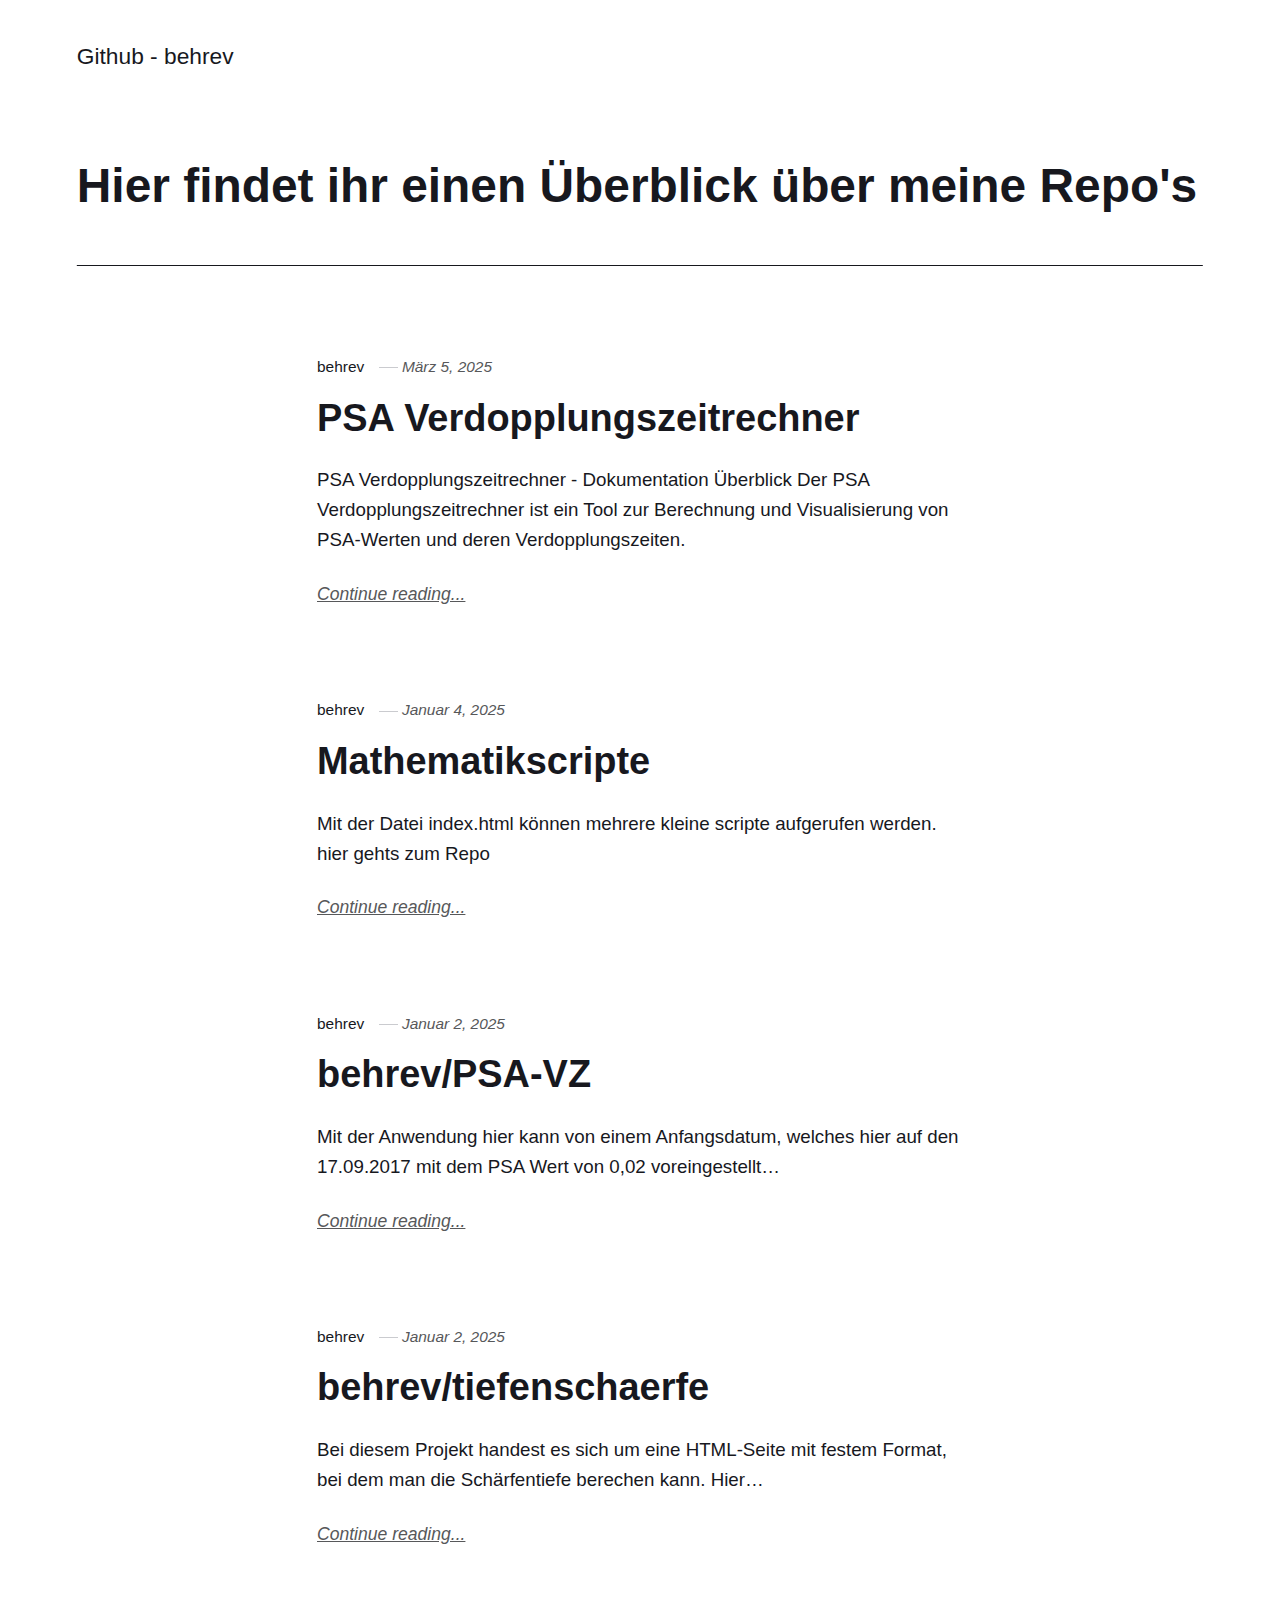
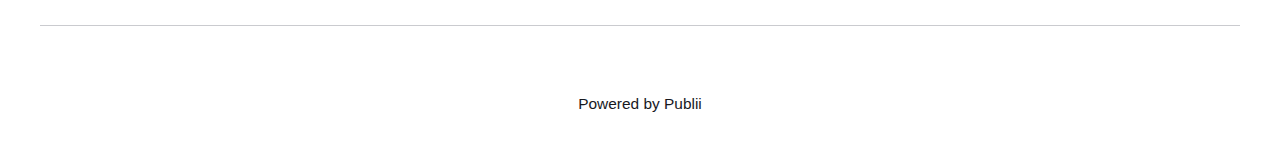
<file: index.html>
<!DOCTYPE html><html lang="de"><head><meta charset="utf-8"><meta http-equiv="X-UA-Compatible" content="IE=edge"><meta name="viewport" content="width=device-width,initial-scale=1"><title>Github - behrev</title><meta name="description" content="Übersicht über meine Repo's"><meta name="generator" content="Publii Open-Source CMS for Static Site"><link rel="canonical" href="https://behrev.github.io/"><link rel="alternate" type="application/atom+xml" href="https://behrev.github.io/feed.xml"><link rel="alternate" type="application/json" href="https://behrev.github.io/feed.json"><meta property="og:title" content="Github - behrev"><meta property="og:site_name" content="Github - behrev"><meta property="og:description" content="Übersicht über meine Repo's"><meta property="og:url" content="https://behrev.github.io/"><meta property="og:type" content="website"><link rel="stylesheet" href="https://behrev.github.io/assets/css/style.css?v=2ffe82a52c418d2d17ecffba65b0f543"><script type="application/ld+json">{"@context":"http://schema.org","@type":"Organization","name":"Github - behrev","url":"https://behrev.github.io/"}</script><noscript><style>img[loading] {
                    opacity: 1;
                }</style></noscript></head><body class="home-template"><header class="top js-header"><a class="logo" href="https://behrev.github.io/">Github - behrev</a></header><main><div class="hero hero--noimage"><header class="hero__content"><div class="wrapper"><h1>Hier findet ihr einen Überblick über meine Repo's</h1></div></header></div><div class="wrapper feed"><article class="feed__item feed__item--centered"><div class="feed__content"><header><div class="feed__meta"><a href="https://behrev.github.io/authors/behrev/" class="feed__author">behrev</a> <time datetime="2025-03-05T21:19" class="feed__date">März 5, 2025</time></div><h2 class="feed__title"><a href="https://behrev.github.io/psa-verdopplungszeitrechner.html">PSA Verdopplungszeitrechner</a></h2></header><p>PSA Verdopplungszeitrechner - Dokumentation Überblick Der PSA Verdopplungszeitrechner ist ein Tool zur Berechnung und Visualisierung von PSA-Werten und deren Verdopplungszeiten.</p><a href="https://behrev.github.io/psa-verdopplungszeitrechner.html" class="readmore feed__readmore">Continue reading...</a></div></article><article class="feed__item feed__item--centered"><div class="feed__content"><header><div class="feed__meta"><a href="https://behrev.github.io/authors/behrev/" class="feed__author">behrev</a> <time datetime="2025-01-04T12:12" class="feed__date">Januar 4, 2025</time></div><h2 class="feed__title"><a href="https://behrev.github.io/mathematikscripte.html">Mathematikscripte</a></h2></header><p>Mit der Datei index.html können mehrere kleine scripte aufgerufen werden. hier gehts zum Repo</p><a href="https://behrev.github.io/mathematikscripte.html" class="readmore feed__readmore">Continue reading...</a></div></article><article class="feed__item feed__item--centered"><div class="feed__content"><header><div class="feed__meta"><a href="https://behrev.github.io/authors/behrev/" class="feed__author">behrev</a> <time datetime="2025-01-02T17:49" class="feed__date">Januar 2, 2025</time></div><h2 class="feed__title"><a href="https://behrev.github.io/behrevpsa-vz.html">behrev/PSA-VZ </a></h2></header><p>Mit der Anwendung hier kann von einem Anfangsdatum, welches hier auf den 17.09.2017 mit dem PSA Wert von 0,02 voreingestellt&hellip;</p><a href="https://behrev.github.io/behrevpsa-vz.html" class="readmore feed__readmore">Continue reading...</a></div></article><article class="feed__item feed__item--centered"><div class="feed__content"><header><div class="feed__meta"><a href="https://behrev.github.io/authors/behrev/" class="feed__author">behrev</a> <time datetime="2025-01-02T10:10" class="feed__date">Januar 2, 2025</time></div><h2 class="feed__title"><a href="https://behrev.github.io/github_behrev.html">behrev/tiefenschaerfe </a></h2></header><p>Bei diesem Projekt handest es sich um eine HTML-Seite mit festem Format, bei dem man die Schärfentiefe berechen kann. Hier&hellip;</p><a href="https://behrev.github.io/github_behrev.html" class="readmore feed__readmore">Continue reading...</a></div></article></div></main><footer class="footer"><div class="wrapper"><div class="footer__copyright">Powered by Publii</div><button onclick="backToTopFunction()" id="backToTop" class="footer__bttop" aria-label="Back to top" title="Back to top"><svg width="20" height="20"><use xlink:href="https://behrev.github.io/assets/svg/svg-map.svg#toparrow"/></svg></button></div></footer><script defer="defer" src="https://behrev.github.io/assets/js/scripts.min.js?v=ffcbea6c02c8178d10092962b235a5b0"></script><script>window.publiiThemeMenuConfig={mobileMenuMode:'sidebar',animationSpeed:300,submenuWidth: 'auto',doubleClickTime:500,mobileMenuExpandableSubmenus:true,relatedContainerForOverlayMenuSelector:'.top'};</script><script>var images = document.querySelectorAll('img[loading]');
        for (var i = 0; i < images.length; i++) {
            if (images[i].complete) {
                images[i].classList.add('is-loaded');
            } else {
                images[i].addEventListener('load', function () {
                    this.classList.add('is-loaded');
                }, false);
            }
        }</script></body></html>
</file>
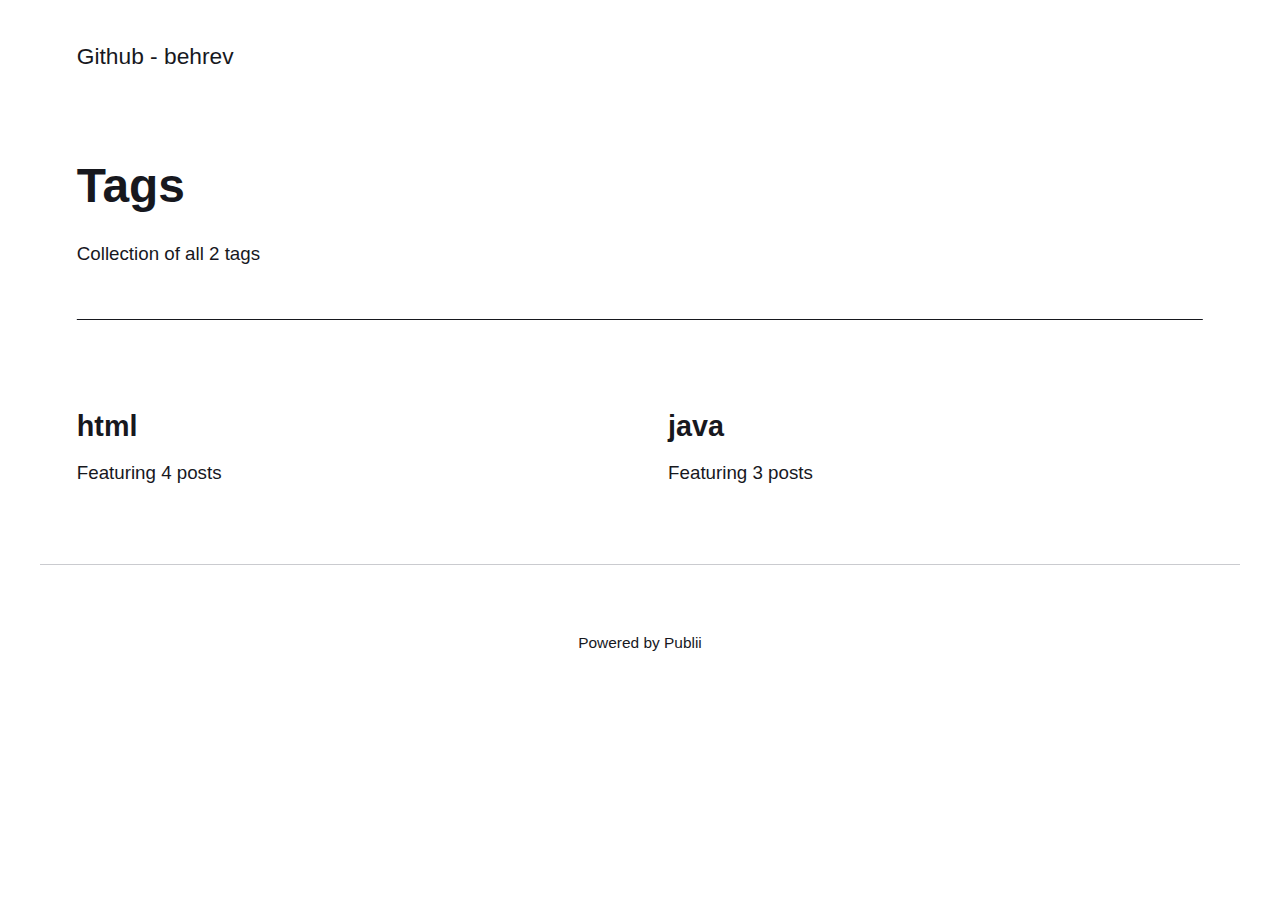
<file: tags/index.html>
<!DOCTYPE html><html lang="de"><head><meta charset="utf-8"><meta http-equiv="X-UA-Compatible" content="IE=edge"><meta name="viewport" content="width=device-width,initial-scale=1"><title>All tags - Github - behrev</title><meta name="robots" content="noindex, follow"><meta name="generator" content="Publii Open-Source CMS for Static Site"><link rel="alternate" type="application/atom+xml" href="https://behrev.github.io/feed.xml"><link rel="alternate" type="application/json" href="https://behrev.github.io/feed.json"><meta property="og:title" content="Github - behrev"><meta property="og:site_name" content="Github - behrev"><meta property="og:description" content="Übersicht über meine Repo's"><meta property="og:url" content="https://behrev.github.io/tags/"><meta property="og:type" content="website"><link rel="stylesheet" href="https://behrev.github.io/assets/css/style.css?v=2ffe82a52c418d2d17ecffba65b0f543"><script type="application/ld+json">{"@context":"http://schema.org","@type":"Organization","name":"Github - behrev","url":"https://behrev.github.io/"}</script><noscript><style>img[loading] {
                    opacity: 1;
                }</style></noscript></head><body class="tags-template"><header class="top js-header"><a class="logo" href="https://behrev.github.io/">Github - behrev</a></header><main class="page page--tags"><div class="hero hero--noimage"><header class="hero__content"><div class="wrapper"><h1>Tags</h1><p class="page__desc">Collection of all 2 tags</p></div></header></div><div class="wrapper"><ul class="feed feed--grid"><li class="feed__item"><div class="feed__content"><h2 class="h3"><a href="https://behrev.github.io/tags/html/">html</a></h2><p>Featuring 4 posts</p></div></li><li class="feed__item"><div class="feed__content"><h2 class="h3"><a href="https://behrev.github.io/tags/java/">java</a></h2><p>Featuring 3 posts</p></div></li></ul></div></main><footer class="footer"><div class="wrapper"><div class="footer__copyright">Powered by Publii</div><button onclick="backToTopFunction()" id="backToTop" class="footer__bttop" aria-label="Back to top" title="Back to top"><svg width="20" height="20"><use xlink:href="https://behrev.github.io/assets/svg/svg-map.svg#toparrow"/></svg></button></div></footer><script defer="defer" src="https://behrev.github.io/assets/js/scripts.min.js?v=ffcbea6c02c8178d10092962b235a5b0"></script><script>window.publiiThemeMenuConfig={mobileMenuMode:'sidebar',animationSpeed:300,submenuWidth: 'auto',doubleClickTime:500,mobileMenuExpandableSubmenus:true,relatedContainerForOverlayMenuSelector:'.top'};</script><script>var images = document.querySelectorAll('img[loading]');
        for (var i = 0; i < images.length; i++) {
            if (images[i].complete) {
                images[i].classList.add('is-loaded');
            } else {
                images[i].addEventListener('load', function () {
                    this.classList.add('is-loaded');
                }, false);
            }
        }</script></body></html>
</file>
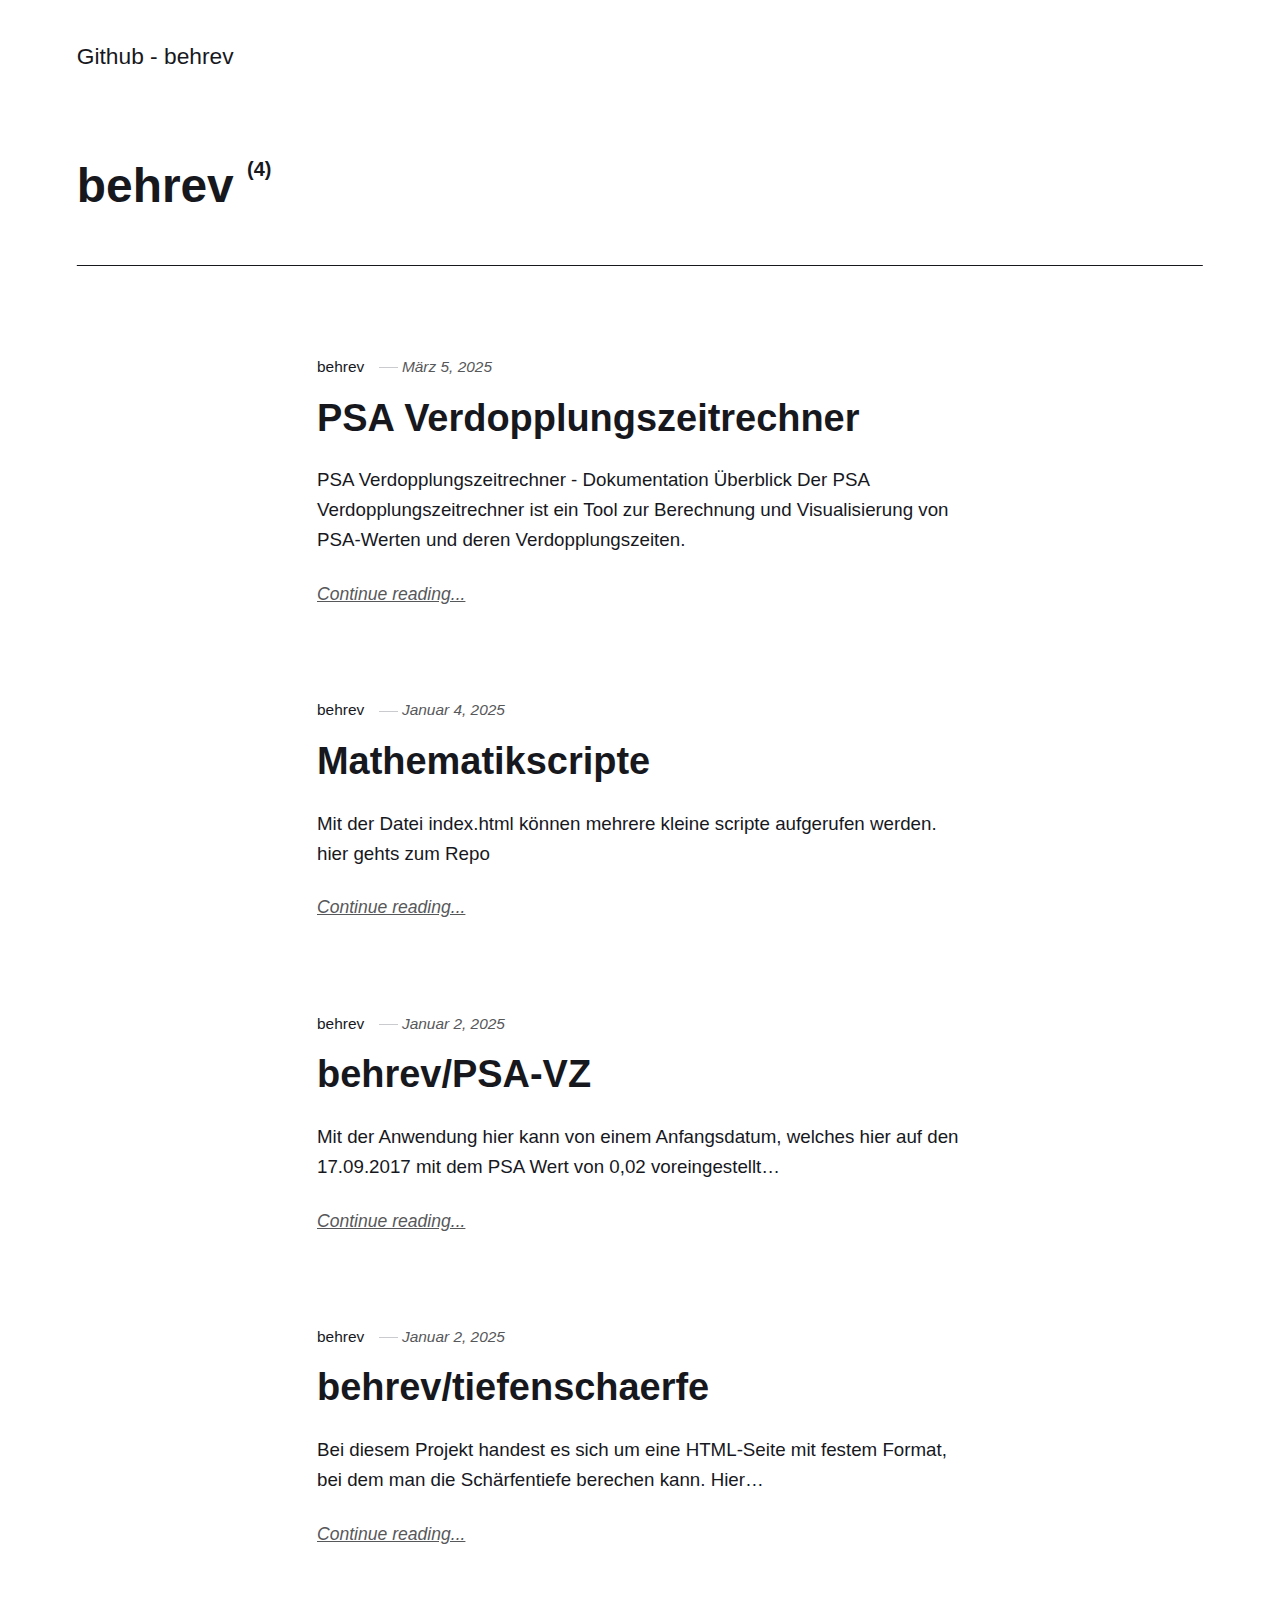
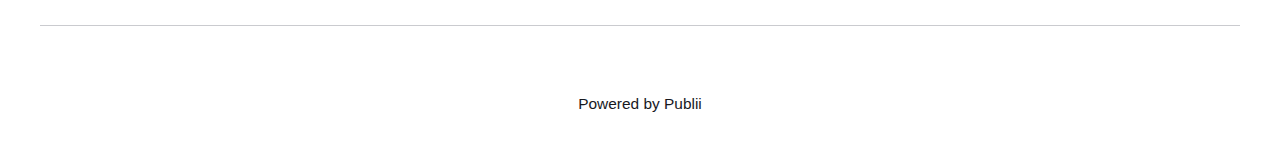
<file: authors/behrev/index.html>
<!DOCTYPE html><html lang="de"><head><meta charset="utf-8"><meta http-equiv="X-UA-Compatible" content="IE=edge"><meta name="viewport" content="width=device-width,initial-scale=1"><title>Author: behrev - Github - behrev</title><meta name="robots" content="noindex, follow"><meta name="generator" content="Publii Open-Source CMS for Static Site"><link rel="alternate" type="application/atom+xml" href="https://behrev.github.io/feed.xml"><link rel="alternate" type="application/json" href="https://behrev.github.io/feed.json"><meta property="og:title" content="behrev"><meta property="og:site_name" content="Github - behrev"><meta property="og:description" content="Übersicht über meine Repo's"><meta property="og:url" content="https://behrev.github.io/authors/behrev/"><meta property="og:type" content="website"><link rel="stylesheet" href="https://behrev.github.io/assets/css/style.css?v=2ffe82a52c418d2d17ecffba65b0f543"><script type="application/ld+json">{"@context":"http://schema.org","@type":"Organization","name":"Github - behrev","url":"https://behrev.github.io/"}</script><noscript><style>img[loading] {
                    opacity: 1;
                }</style></noscript></head><body class="author-template"><header class="top js-header"><a class="logo" href="https://behrev.github.io/">Github - behrev</a></header><main class="page page--author"><div class="hero hero--noimage"><header class="hero__content"><div class="wrapper page--author__wrapper"><div><h1>behrev <sup>(4)</sup></h1></div></div></header></div><div class="wrapper feed"><article class="feed__item feed__item--centered"><div class="feed__content"><header><div class="feed__meta"><a href="https://behrev.github.io/authors/behrev/" class="feed__author">behrev</a> <time datetime="2025-03-05T21:19" class="feed__date">März 5, 2025</time></div><h2 class="feed__title"><a href="https://behrev.github.io/psa-verdopplungszeitrechner.html">PSA Verdopplungszeitrechner</a></h2></header><p>PSA Verdopplungszeitrechner - Dokumentation Überblick Der PSA Verdopplungszeitrechner ist ein Tool zur Berechnung und Visualisierung von PSA-Werten und deren Verdopplungszeiten.</p><a href="https://behrev.github.io/psa-verdopplungszeitrechner.html" class="readmore feed__readmore">Continue reading...</a></div></article><article class="feed__item feed__item--centered"><div class="feed__content"><header><div class="feed__meta"><a href="https://behrev.github.io/authors/behrev/" class="feed__author">behrev</a> <time datetime="2025-01-04T12:12" class="feed__date">Januar 4, 2025</time></div><h2 class="feed__title"><a href="https://behrev.github.io/mathematikscripte.html">Mathematikscripte</a></h2></header><p>Mit der Datei index.html können mehrere kleine scripte aufgerufen werden. hier gehts zum Repo</p><a href="https://behrev.github.io/mathematikscripte.html" class="readmore feed__readmore">Continue reading...</a></div></article><article class="feed__item feed__item--centered"><div class="feed__content"><header><div class="feed__meta"><a href="https://behrev.github.io/authors/behrev/" class="feed__author">behrev</a> <time datetime="2025-01-02T17:49" class="feed__date">Januar 2, 2025</time></div><h2 class="feed__title"><a href="https://behrev.github.io/behrevpsa-vz.html">behrev/PSA-VZ </a></h2></header><p>Mit der Anwendung hier kann von einem Anfangsdatum, welches hier auf den 17.09.2017 mit dem PSA Wert von 0,02 voreingestellt&hellip;</p><a href="https://behrev.github.io/behrevpsa-vz.html" class="readmore feed__readmore">Continue reading...</a></div></article><article class="feed__item feed__item--centered"><div class="feed__content"><header><div class="feed__meta"><a href="https://behrev.github.io/authors/behrev/" class="feed__author">behrev</a> <time datetime="2025-01-02T10:10" class="feed__date">Januar 2, 2025</time></div><h2 class="feed__title"><a href="https://behrev.github.io/github_behrev.html">behrev/tiefenschaerfe </a></h2></header><p>Bei diesem Projekt handest es sich um eine HTML-Seite mit festem Format, bei dem man die Schärfentiefe berechen kann. Hier&hellip;</p><a href="https://behrev.github.io/github_behrev.html" class="readmore feed__readmore">Continue reading...</a></div></article></div></main><footer class="footer"><div class="wrapper"><div class="footer__copyright">Powered by Publii</div><button onclick="backToTopFunction()" id="backToTop" class="footer__bttop" aria-label="Back to top" title="Back to top"><svg width="20" height="20"><use xlink:href="https://behrev.github.io/assets/svg/svg-map.svg#toparrow"/></svg></button></div></footer><script defer="defer" src="https://behrev.github.io/assets/js/scripts.min.js?v=ffcbea6c02c8178d10092962b235a5b0"></script><script>window.publiiThemeMenuConfig={mobileMenuMode:'sidebar',animationSpeed:300,submenuWidth: 'auto',doubleClickTime:500,mobileMenuExpandableSubmenus:true,relatedContainerForOverlayMenuSelector:'.top'};</script><script>var images = document.querySelectorAll('img[loading]');
        for (var i = 0; i < images.length; i++) {
            if (images[i].complete) {
                images[i].classList.add('is-loaded');
            } else {
                images[i].addEventListener('load', function () {
                    this.classList.add('is-loaded');
                }, false);
            }
        }</script></body></html>
</file>
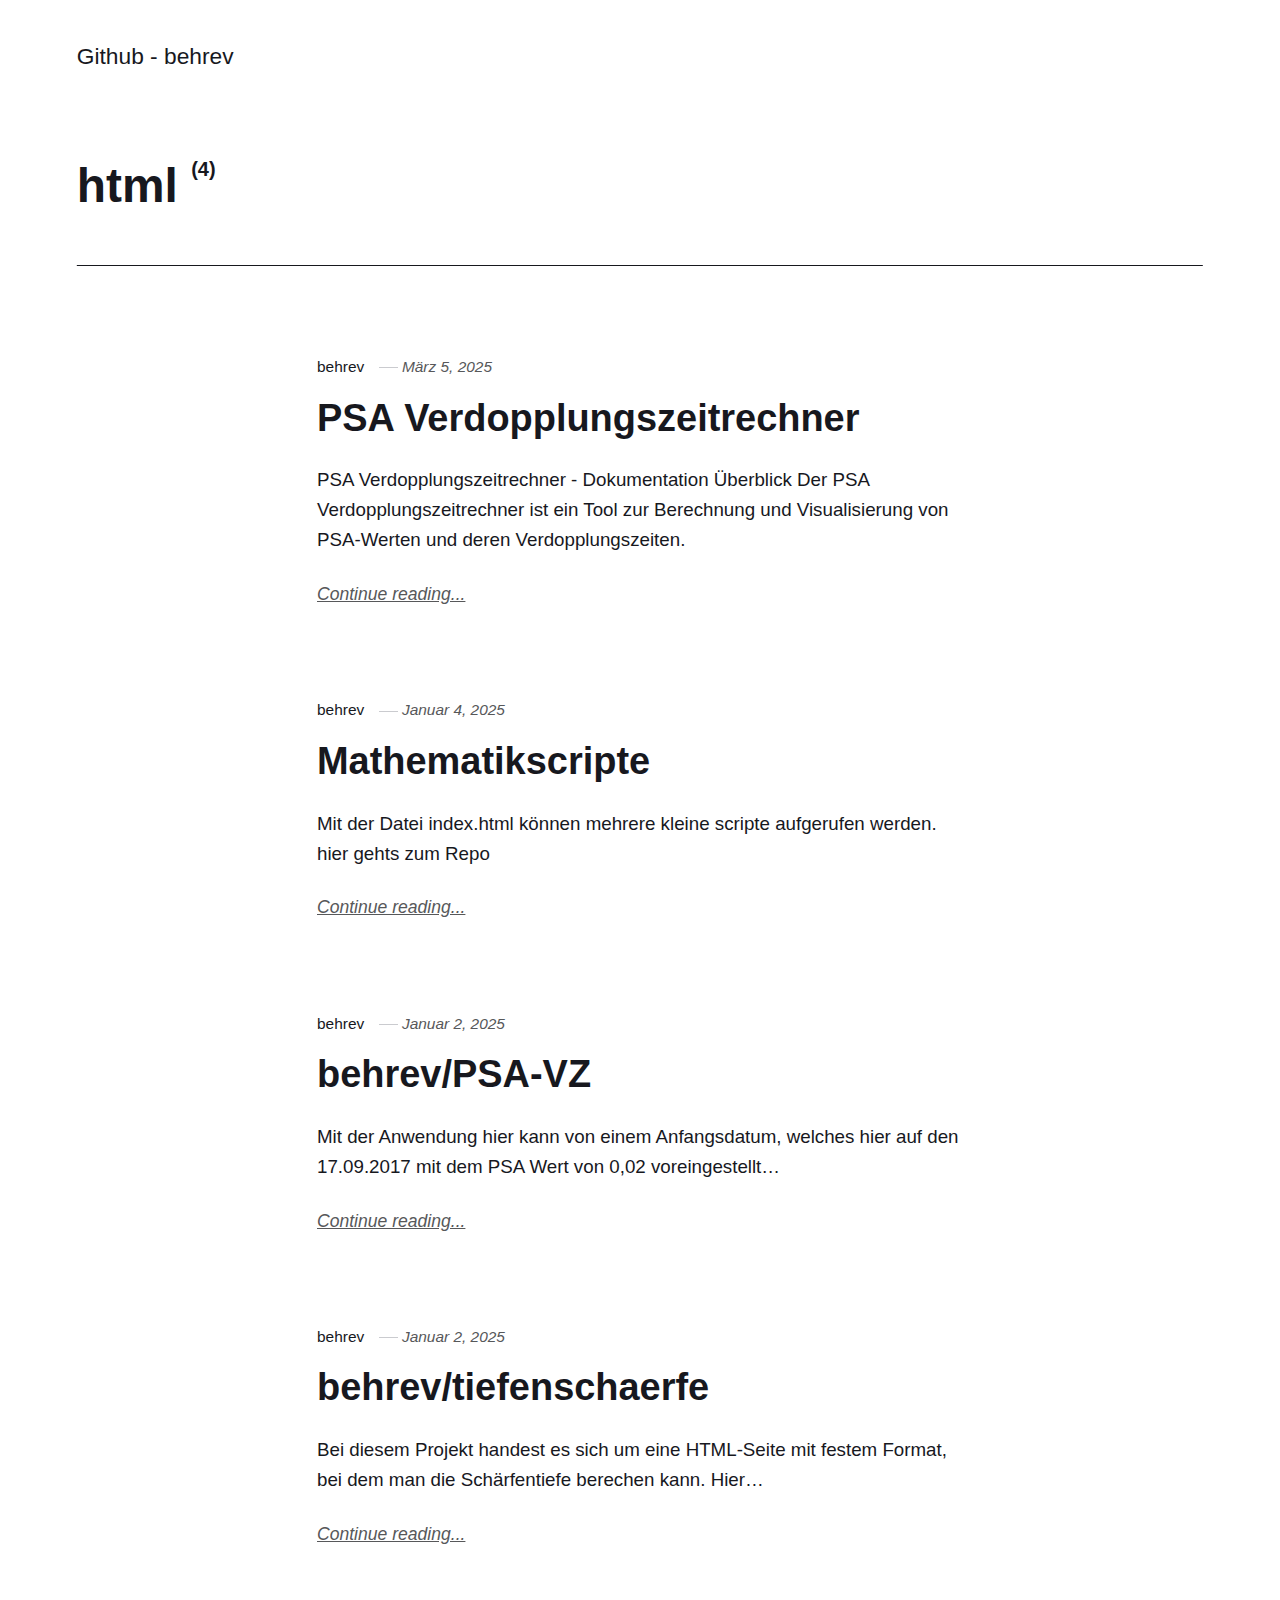
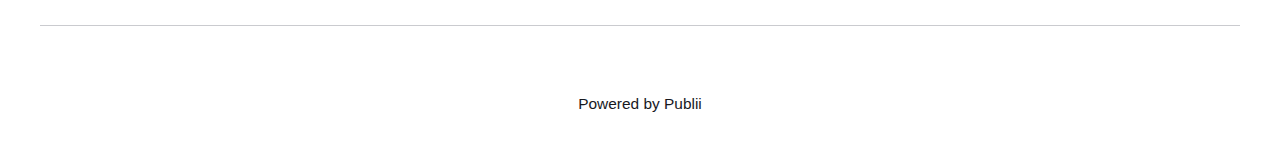
<file: tags/html/index.html>
<!DOCTYPE html><html lang="de"><head><meta charset="utf-8"><meta http-equiv="X-UA-Compatible" content="IE=edge"><meta name="viewport" content="width=device-width,initial-scale=1"><title>Tag: html - Github - behrev</title><meta name="robots" content="noindex, follow"><meta name="generator" content="Publii Open-Source CMS for Static Site"><link rel="alternate" type="application/atom+xml" href="https://behrev.github.io/feed.xml"><link rel="alternate" type="application/json" href="https://behrev.github.io/feed.json"><meta property="og:title" content="html"><meta property="og:site_name" content="Github - behrev"><meta property="og:description" content="Übersicht über meine Repo's"><meta property="og:url" content="https://behrev.github.io/tags/html/"><meta property="og:type" content="website"><link rel="stylesheet" href="https://behrev.github.io/assets/css/style.css?v=2ffe82a52c418d2d17ecffba65b0f543"><script type="application/ld+json">{"@context":"http://schema.org","@type":"Organization","name":"Github - behrev","url":"https://behrev.github.io/"}</script><noscript><style>img[loading] {
                    opacity: 1;
                }</style></noscript></head><body class="tag-template"><header class="top js-header"><a class="logo" href="https://behrev.github.io/">Github - behrev</a></header><main class="page page--tag"><div class="hero hero--noimage"><header class="hero__content"><div class="wrapper"><h1>html <sup>(4)</sup></h1></div></header></div><div class="wrapper feed"><article class="feed__item feed__item--centered"><div class="feed__content"><header><div class="feed__meta"><a href="https://behrev.github.io/authors/behrev/" class="feed__author">behrev</a> <time datetime="2025-03-05T21:19" class="feed__date">März 5, 2025</time></div><h2 class="feed__title"><a href="https://behrev.github.io/psa-verdopplungszeitrechner.html">PSA Verdopplungszeitrechner</a></h2></header><p>PSA Verdopplungszeitrechner - Dokumentation Überblick Der PSA Verdopplungszeitrechner ist ein Tool zur Berechnung und Visualisierung von PSA-Werten und deren Verdopplungszeiten.</p><a href="https://behrev.github.io/psa-verdopplungszeitrechner.html" class="readmore feed__readmore">Continue reading...</a></div></article><article class="feed__item feed__item--centered"><div class="feed__content"><header><div class="feed__meta"><a href="https://behrev.github.io/authors/behrev/" class="feed__author">behrev</a> <time datetime="2025-01-04T12:12" class="feed__date">Januar 4, 2025</time></div><h2 class="feed__title"><a href="https://behrev.github.io/mathematikscripte.html">Mathematikscripte</a></h2></header><p>Mit der Datei index.html können mehrere kleine scripte aufgerufen werden. hier gehts zum Repo</p><a href="https://behrev.github.io/mathematikscripte.html" class="readmore feed__readmore">Continue reading...</a></div></article><article class="feed__item feed__item--centered"><div class="feed__content"><header><div class="feed__meta"><a href="https://behrev.github.io/authors/behrev/" class="feed__author">behrev</a> <time datetime="2025-01-02T17:49" class="feed__date">Januar 2, 2025</time></div><h2 class="feed__title"><a href="https://behrev.github.io/behrevpsa-vz.html">behrev/PSA-VZ </a></h2></header><p>Mit der Anwendung hier kann von einem Anfangsdatum, welches hier auf den 17.09.2017 mit dem PSA Wert von 0,02 voreingestellt&hellip;</p><a href="https://behrev.github.io/behrevpsa-vz.html" class="readmore feed__readmore">Continue reading...</a></div></article><article class="feed__item feed__item--centered"><div class="feed__content"><header><div class="feed__meta"><a href="https://behrev.github.io/authors/behrev/" class="feed__author">behrev</a> <time datetime="2025-01-02T10:10" class="feed__date">Januar 2, 2025</time></div><h2 class="feed__title"><a href="https://behrev.github.io/github_behrev.html">behrev/tiefenschaerfe </a></h2></header><p>Bei diesem Projekt handest es sich um eine HTML-Seite mit festem Format, bei dem man die Schärfentiefe berechen kann. Hier&hellip;</p><a href="https://behrev.github.io/github_behrev.html" class="readmore feed__readmore">Continue reading...</a></div></article></div></main><footer class="footer"><div class="wrapper"><div class="footer__copyright">Powered by Publii</div><button onclick="backToTopFunction()" id="backToTop" class="footer__bttop" aria-label="Back to top" title="Back to top"><svg width="20" height="20"><use xlink:href="https://behrev.github.io/assets/svg/svg-map.svg#toparrow"/></svg></button></div></footer><script defer="defer" src="https://behrev.github.io/assets/js/scripts.min.js?v=ffcbea6c02c8178d10092962b235a5b0"></script><script>window.publiiThemeMenuConfig={mobileMenuMode:'sidebar',animationSpeed:300,submenuWidth: 'auto',doubleClickTime:500,mobileMenuExpandableSubmenus:true,relatedContainerForOverlayMenuSelector:'.top'};</script><script>var images = document.querySelectorAll('img[loading]');
        for (var i = 0; i < images.length; i++) {
            if (images[i].complete) {
                images[i].classList.add('is-loaded');
            } else {
                images[i].addEventListener('load', function () {
                    this.classList.add('is-loaded');
                }, false);
            }
        }</script></body></html>
</file>
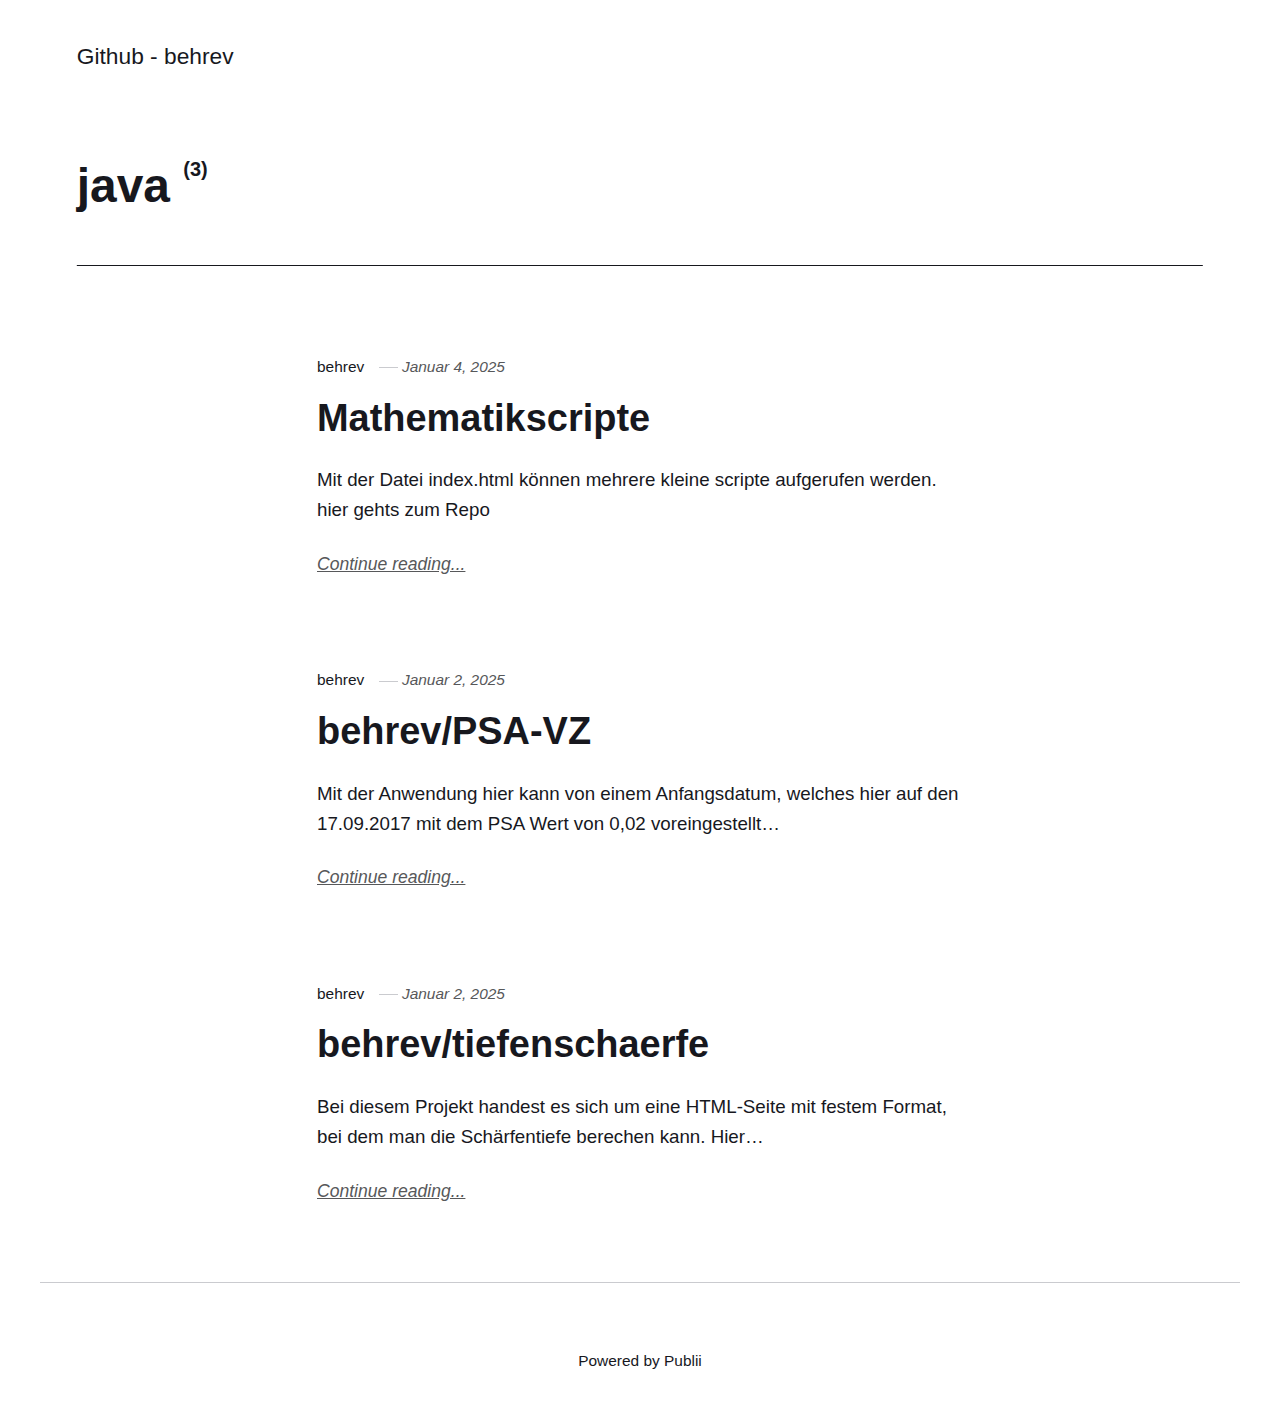
<file: tags/java/index.html>
<!DOCTYPE html><html lang="de"><head><meta charset="utf-8"><meta http-equiv="X-UA-Compatible" content="IE=edge"><meta name="viewport" content="width=device-width,initial-scale=1"><title>Tag: java - Github - behrev</title><meta name="robots" content="noindex, follow"><meta name="generator" content="Publii Open-Source CMS for Static Site"><link rel="alternate" type="application/atom+xml" href="https://behrev.github.io/feed.xml"><link rel="alternate" type="application/json" href="https://behrev.github.io/feed.json"><meta property="og:title" content="java"><meta property="og:site_name" content="Github - behrev"><meta property="og:description" content="Übersicht über meine Repo's"><meta property="og:url" content="https://behrev.github.io/tags/java/"><meta property="og:type" content="website"><link rel="stylesheet" href="https://behrev.github.io/assets/css/style.css?v=2ffe82a52c418d2d17ecffba65b0f543"><script type="application/ld+json">{"@context":"http://schema.org","@type":"Organization","name":"Github - behrev","url":"https://behrev.github.io/"}</script><noscript><style>img[loading] {
                    opacity: 1;
                }</style></noscript></head><body class="tag-template"><header class="top js-header"><a class="logo" href="https://behrev.github.io/">Github - behrev</a></header><main class="page page--tag"><div class="hero hero--noimage"><header class="hero__content"><div class="wrapper"><h1>java <sup>(3)</sup></h1></div></header></div><div class="wrapper feed"><article class="feed__item feed__item--centered"><div class="feed__content"><header><div class="feed__meta"><a href="https://behrev.github.io/authors/behrev/" class="feed__author">behrev</a> <time datetime="2025-01-04T12:12" class="feed__date">Januar 4, 2025</time></div><h2 class="feed__title"><a href="https://behrev.github.io/mathematikscripte.html">Mathematikscripte</a></h2></header><p>Mit der Datei index.html können mehrere kleine scripte aufgerufen werden. hier gehts zum Repo</p><a href="https://behrev.github.io/mathematikscripte.html" class="readmore feed__readmore">Continue reading...</a></div></article><article class="feed__item feed__item--centered"><div class="feed__content"><header><div class="feed__meta"><a href="https://behrev.github.io/authors/behrev/" class="feed__author">behrev</a> <time datetime="2025-01-02T17:49" class="feed__date">Januar 2, 2025</time></div><h2 class="feed__title"><a href="https://behrev.github.io/behrevpsa-vz.html">behrev/PSA-VZ </a></h2></header><p>Mit der Anwendung hier kann von einem Anfangsdatum, welches hier auf den 17.09.2017 mit dem PSA Wert von 0,02 voreingestellt&hellip;</p><a href="https://behrev.github.io/behrevpsa-vz.html" class="readmore feed__readmore">Continue reading...</a></div></article><article class="feed__item feed__item--centered"><div class="feed__content"><header><div class="feed__meta"><a href="https://behrev.github.io/authors/behrev/" class="feed__author">behrev</a> <time datetime="2025-01-02T10:10" class="feed__date">Januar 2, 2025</time></div><h2 class="feed__title"><a href="https://behrev.github.io/github_behrev.html">behrev/tiefenschaerfe </a></h2></header><p>Bei diesem Projekt handest es sich um eine HTML-Seite mit festem Format, bei dem man die Schärfentiefe berechen kann. Hier&hellip;</p><a href="https://behrev.github.io/github_behrev.html" class="readmore feed__readmore">Continue reading...</a></div></article></div></main><footer class="footer"><div class="wrapper"><div class="footer__copyright">Powered by Publii</div><button onclick="backToTopFunction()" id="backToTop" class="footer__bttop" aria-label="Back to top" title="Back to top"><svg width="20" height="20"><use xlink:href="https://behrev.github.io/assets/svg/svg-map.svg#toparrow"/></svg></button></div></footer><script defer="defer" src="https://behrev.github.io/assets/js/scripts.min.js?v=ffcbea6c02c8178d10092962b235a5b0"></script><script>window.publiiThemeMenuConfig={mobileMenuMode:'sidebar',animationSpeed:300,submenuWidth: 'auto',doubleClickTime:500,mobileMenuExpandableSubmenus:true,relatedContainerForOverlayMenuSelector:'.top'};</script><script>var images = document.querySelectorAll('img[loading]');
        for (var i = 0; i < images.length; i++) {
            if (images[i].complete) {
                images[i].classList.add('is-loaded');
            } else {
                images[i].addEventListener('load', function () {
                    this.classList.add('is-loaded');
                }, false);
            }
        }</script></body></html>
</file>
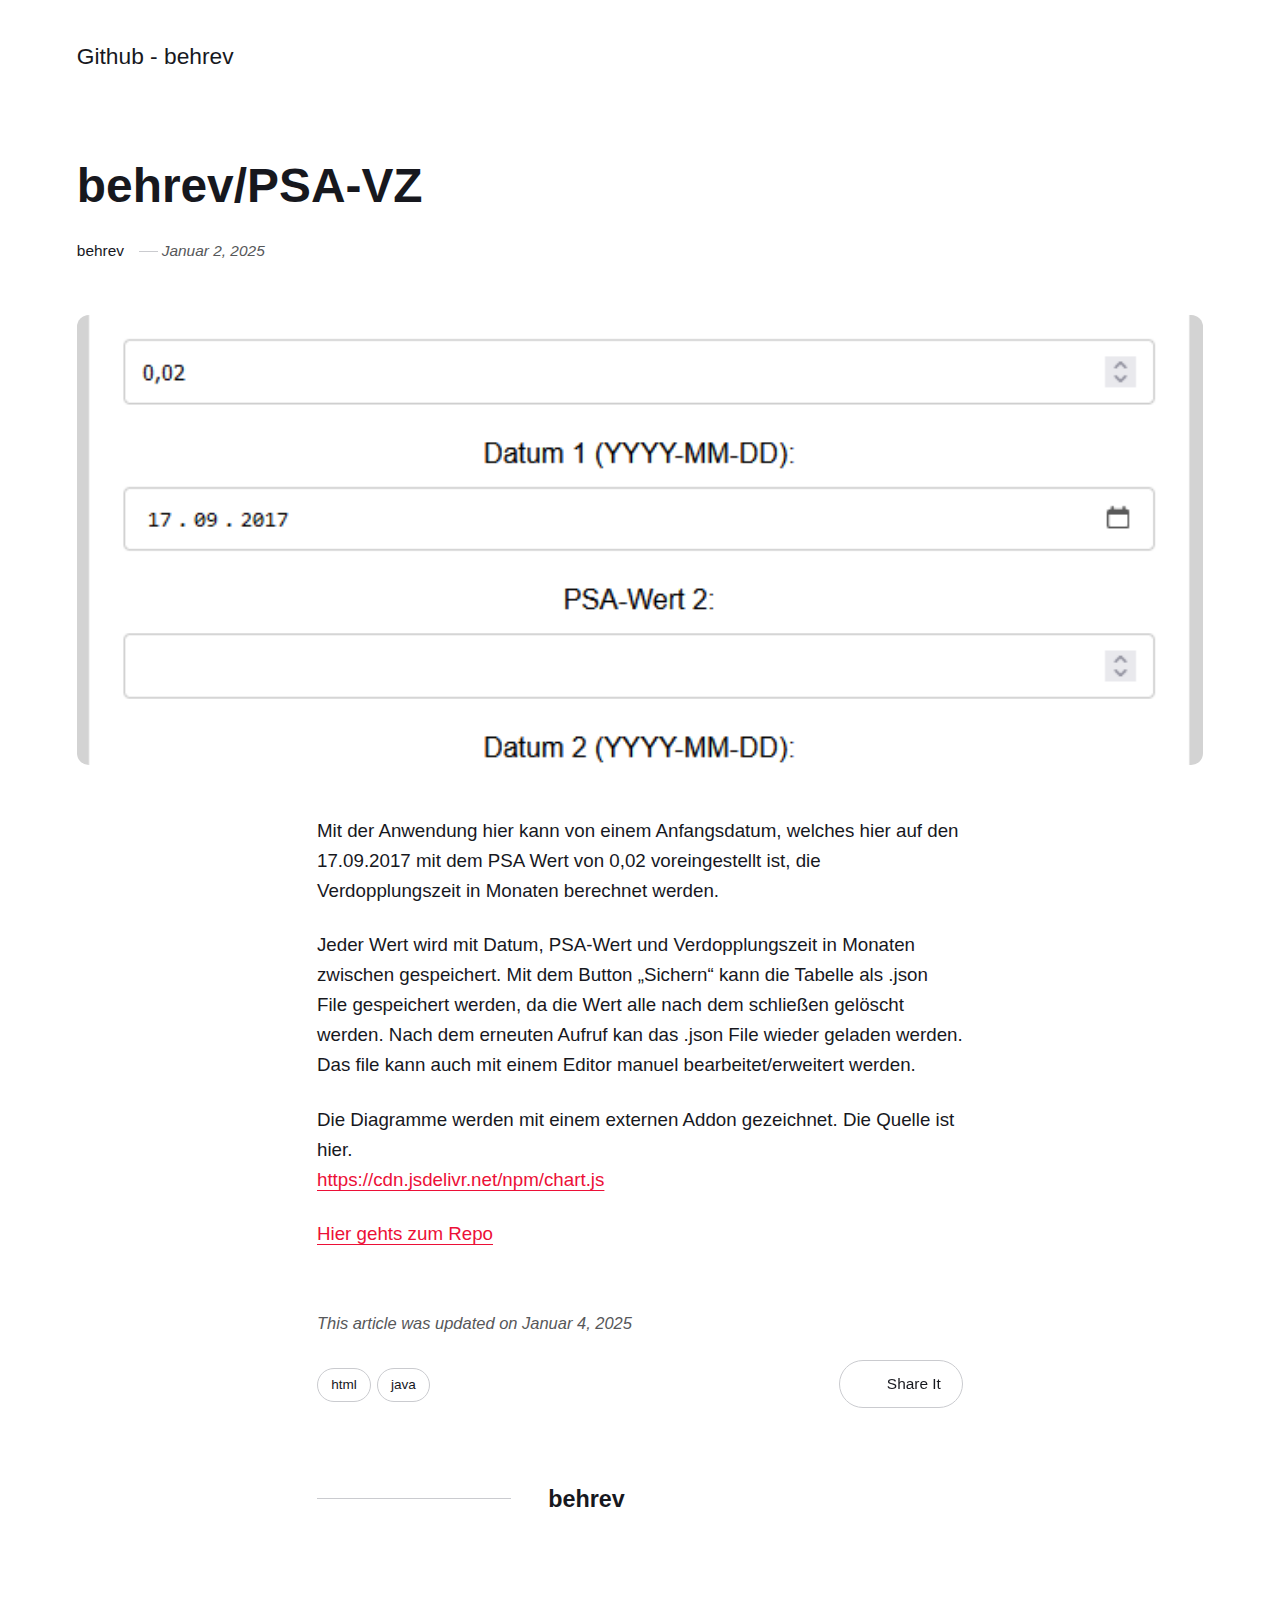
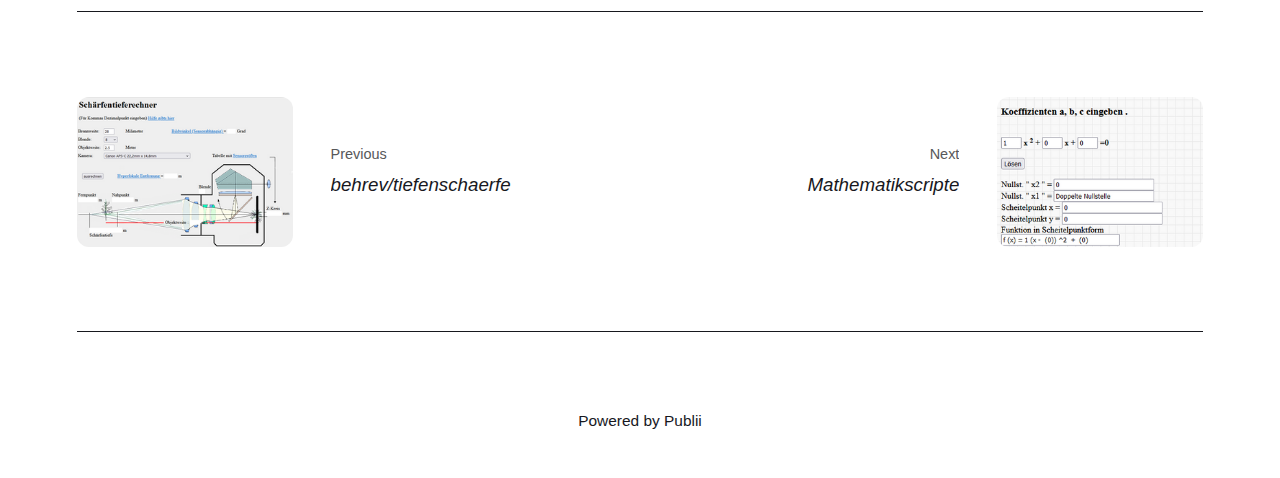
<file: behrevpsa-vz.html>
<!DOCTYPE html><html lang="de"><head><meta charset="utf-8"><meta http-equiv="X-UA-Compatible" content="IE=edge"><meta name="viewport" content="width=device-width,initial-scale=1"><title>behrev/PSA-VZ  - Github - behrev</title><meta name="description" content="Mit der Anwendung hier kann von einem Anfangsdatum, welches hier auf den 17.09.2017 mit dem PSA Wert von 0,02 voreingestellt&hellip;"><meta name="generator" content="Publii Open-Source CMS for Static Site"><link rel="canonical" href="https://behrev.github.io/behrevpsa-vz.html"><link rel="alternate" type="application/atom+xml" href="https://behrev.github.io/feed.xml"><link rel="alternate" type="application/json" href="https://behrev.github.io/feed.json"><meta property="og:title" content="behrev/PSA-VZ "><meta property="og:image" content="https://behrev.github.io/media/posts/2/psavz5.PNG"><meta property="og:image:width" content="655"><meta property="og:image:height" content="497"><meta property="og:site_name" content="Github - behrev"><meta property="og:description" content="Mit der Anwendung hier kann von einem Anfangsdatum, welches hier auf den 17.09.2017 mit dem PSA Wert von 0,02 voreingestellt&hellip;"><meta property="og:url" content="https://behrev.github.io/behrevpsa-vz.html"><meta property="og:type" content="article"><link rel="stylesheet" href="https://behrev.github.io/assets/css/style.css?v=2ffe82a52c418d2d17ecffba65b0f543"><script type="application/ld+json">{"@context":"http://schema.org","@type":"Article","mainEntityOfPage":{"@type":"WebPage","@id":"https://behrev.github.io/behrevpsa-vz.html"},"headline":"behrev/PSA-VZ ","datePublished":"2025-01-02T17:49+01:00","dateModified":"2025-01-04T12:14+01:00","image":{"@type":"ImageObject","url":"https://behrev.github.io/media/posts/2/psavz5.PNG","height":497,"width":655},"description":"Mit der Anwendung hier kann von einem Anfangsdatum, welches hier auf den 17.09.2017 mit dem PSA Wert von 0,02 voreingestellt&hellip;","author":{"@type":"Person","name":"behrev","url":"https://behrev.github.io/authors/behrev/"},"publisher":{"@type":"Organization","name":"behrev"}}</script><noscript><style>img[loading] {
                    opacity: 1;
                }</style></noscript></head><body class="post-template"><header class="top js-header"><a class="logo" href="https://behrev.github.io/">Github - behrev</a></header><main class="post"><article class="content"><div class="hero"><header class="hero__content"><div class="wrapper"><h1>behrev/PSA-VZ </h1><div class="feed__meta content__meta"><a href="https://behrev.github.io/authors/behrev/" class="feed__author">behrev</a> <time datetime="2025-01-02T17:49" class="feed__date">Januar 2, 2025</time></div></div></header><figure class="hero__image"><div class="hero__image-wrapper"><img src="https://behrev.github.io/media/posts/2/psavz5.PNG" srcset="https://behrev.github.io/media/posts/2/responsive/psavz5-xs.PNG 640w, https://behrev.github.io/media/posts/2/responsive/psavz5-sm.PNG 768w, https://behrev.github.io/media/posts/2/responsive/psavz5-md.PNG 1024w, https://behrev.github.io/media/posts/2/responsive/psavz5-lg.PNG 1366w, https://behrev.github.io/media/posts/2/responsive/psavz5-xl.PNG 1600w, https://behrev.github.io/media/posts/2/responsive/psavz5-2xl.PNG 1920w" sizes="88vw" loading="eager" height="497" width="655" alt=""></div></figure></div><div class="entry-wrapper content__entry"><p>Mit der Anwendung hier kann von einem Anfangsdatum, welches hier auf den 17.09.2017 mit dem PSA Wert von 0,02 voreingestellt ist, die Verdopplungszeit in Monaten berechnet werden.</p><p>Jeder Wert wird mit Datum, PSA-Wert und Verdopplungszeit in Monaten zwischen gespeichert. Mit dem Button „Sichern“ kann die Tabelle als .json File gespeichert werden, da die Wert alle nach dem schließen gelöscht werden. Nach dem erneuten Aufruf kan das .json File wieder geladen werden. Das file kann auch mit einem Editor manuel bearbeitet/erweitert werden.</p><p>Die Diagramme werden mit einem externen Addon gezeichnet. Die Quelle ist hier.<br><a href="https://cdn.jsdelivr.net/npm/chart.js">https://cdn.jsdelivr.net/npm/chart.js</a></p><p><a href="https://github.com/behrev/PSA-VZ" target="_blank" rel="noopener noreferrer">Hier gehts zum Repo</a></p></div><footer class="content__footer"><div class="entry-wrapper"><p class="content__updated">This article was updated on Januar 4, 2025</p><div class="content__actions"><ul class="content__tag"><li><a href="https://behrev.github.io/tags/html/">html</a></li><li><a href="https://behrev.github.io/tags/java/">java</a></li></ul><div class="content__share"><button class="btn--icon content__share-button js-content__share-button"><svg width="20" height="20" aria-hidden="true"><use xlink:href="https://behrev.github.io/assets/svg/svg-map.svg#share"></use></svg> <span>Share It</span></button><div class="content__share-popup js-content__share-popup"></div></div></div><div class="content__bio bio"><div><h3 class="h4 bio__name"><a href="https://behrev.github.io/authors/behrev/" rel="author">behrev</a></h3></div></div></div><nav class="content__nav"><div class="wrapper"><div class="content__nav-inner"><div class="content__nav-prev"><a href="https://behrev.github.io/github_behrev.html" class="content__nav-link" rel="prev"><figure class="content__nav-image"><img src="https://behrev.github.io/media/posts/1/responsive/st-2-xs.PNG" class="lazyload" loading="lazy" alt="" height="553" width="553"></figure><div><span>Previous</span> behrev/tiefenschaerfe </div></a></div><div class="content__nav-next"><a href="https://behrev.github.io/mathematikscripte.html" class="content__nav-link" rel="next"><div><span>Next</span> Mathematikscripte</div><figure class="content__nav-image"><img src="https://behrev.github.io/media/posts/3/responsive/qg-xs.PNG" class="lazyload" loading="lazy" alt="" height="288" width="288"></figure></a></div></div></div></nav></footer></article></main><footer class="footer footer--glued"><div class="wrapper"><div class="footer__copyright">Powered by Publii</div><button onclick="backToTopFunction()" id="backToTop" class="footer__bttop" aria-label="Back to top" title="Back to top"><svg width="20" height="20"><use xlink:href="https://behrev.github.io/assets/svg/svg-map.svg#toparrow"/></svg></button></div></footer><script defer="defer" src="https://behrev.github.io/assets/js/scripts.min.js?v=ffcbea6c02c8178d10092962b235a5b0"></script><script>window.publiiThemeMenuConfig={mobileMenuMode:'sidebar',animationSpeed:300,submenuWidth: 'auto',doubleClickTime:500,mobileMenuExpandableSubmenus:true,relatedContainerForOverlayMenuSelector:'.top'};</script><script>var images = document.querySelectorAll('img[loading]');
        for (var i = 0; i < images.length; i++) {
            if (images[i].complete) {
                images[i].classList.add('is-loaded');
            } else {
                images[i].addEventListener('load', function () {
                    this.classList.add('is-loaded');
                }, false);
            }
        }</script></body></html>
</file>
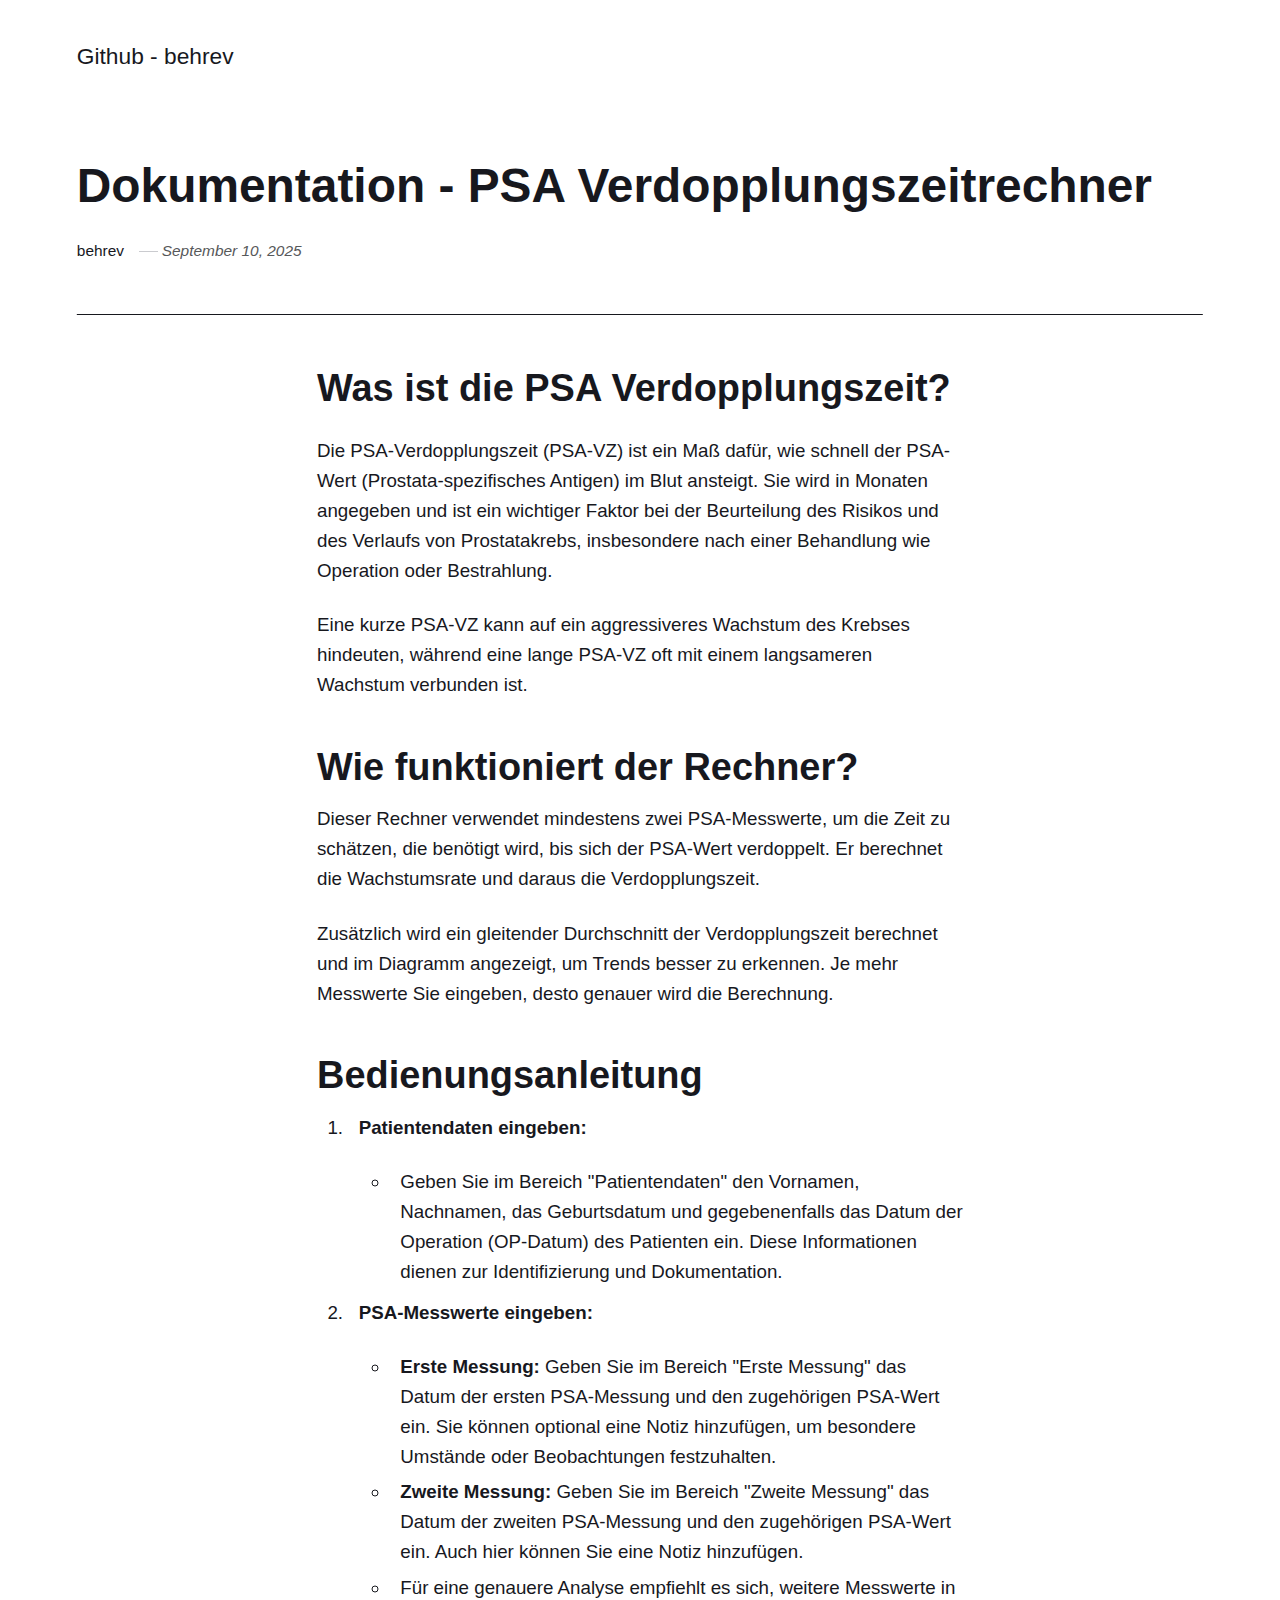
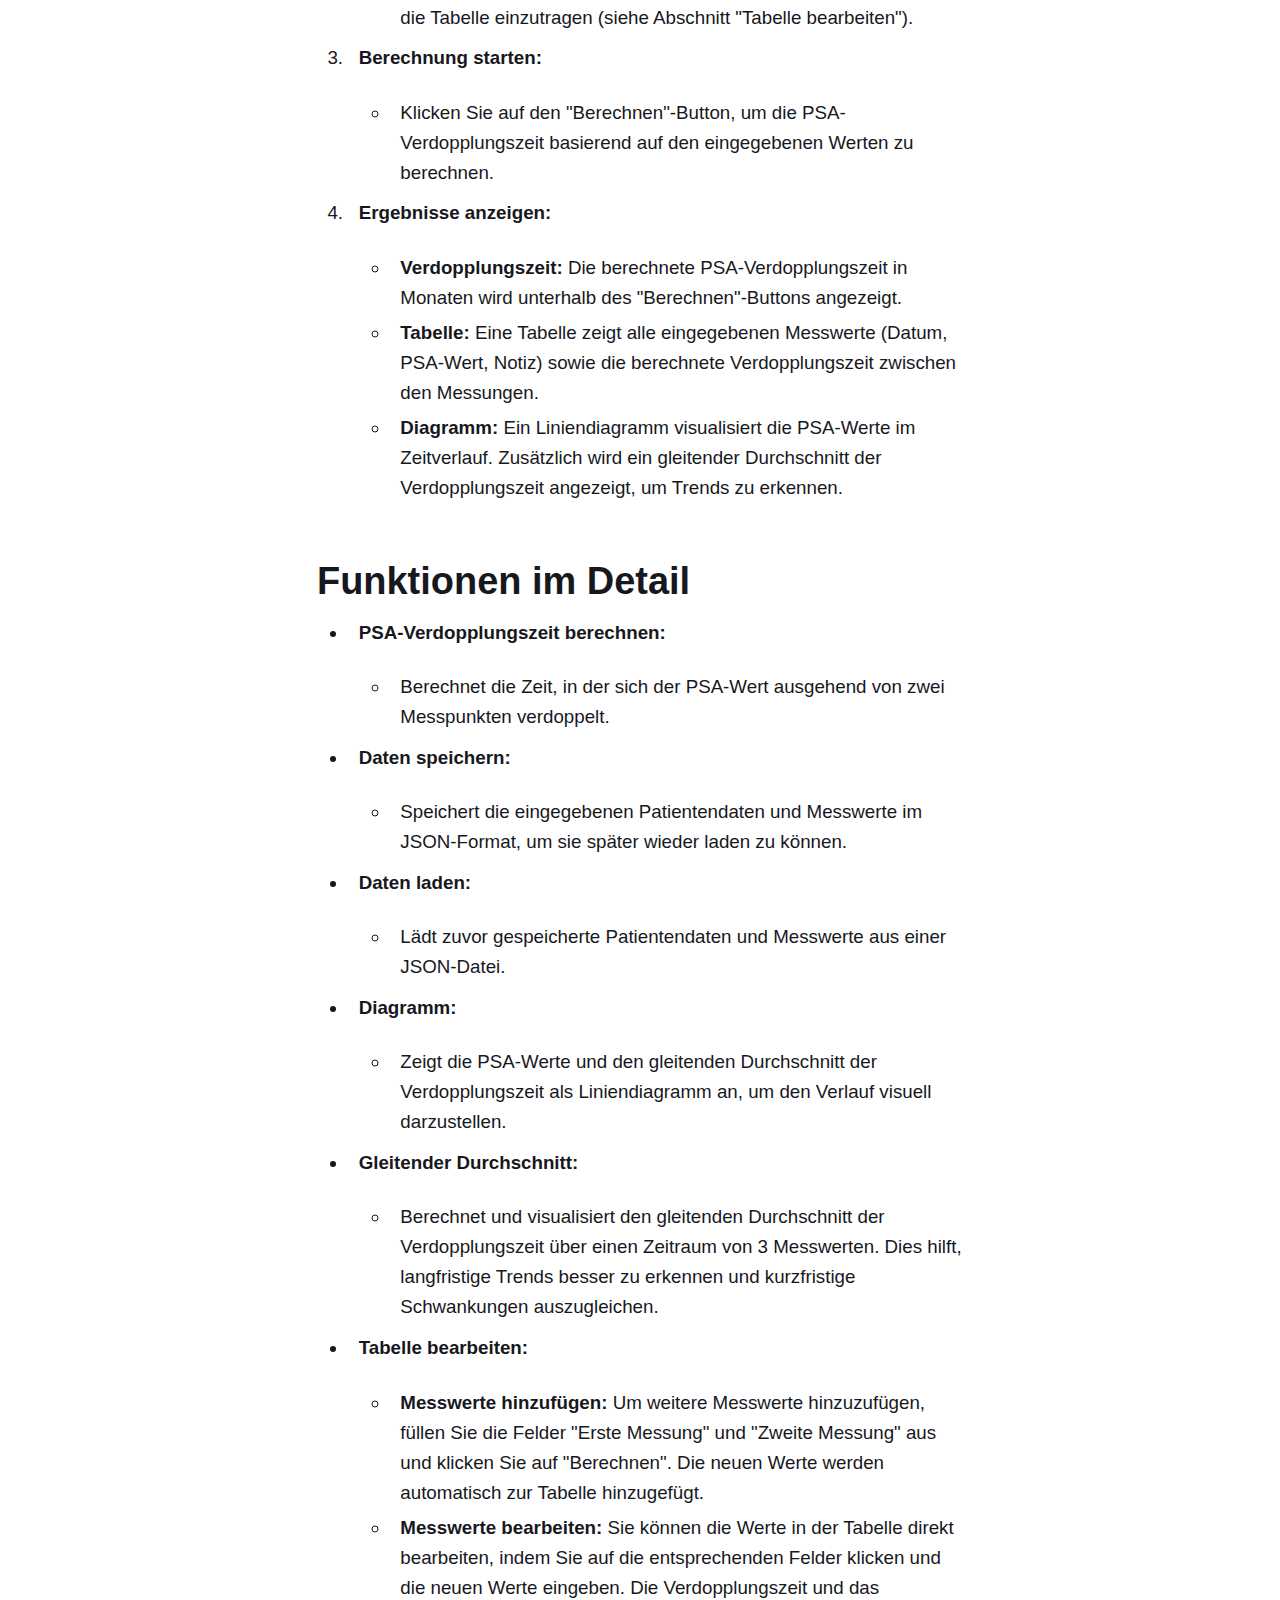
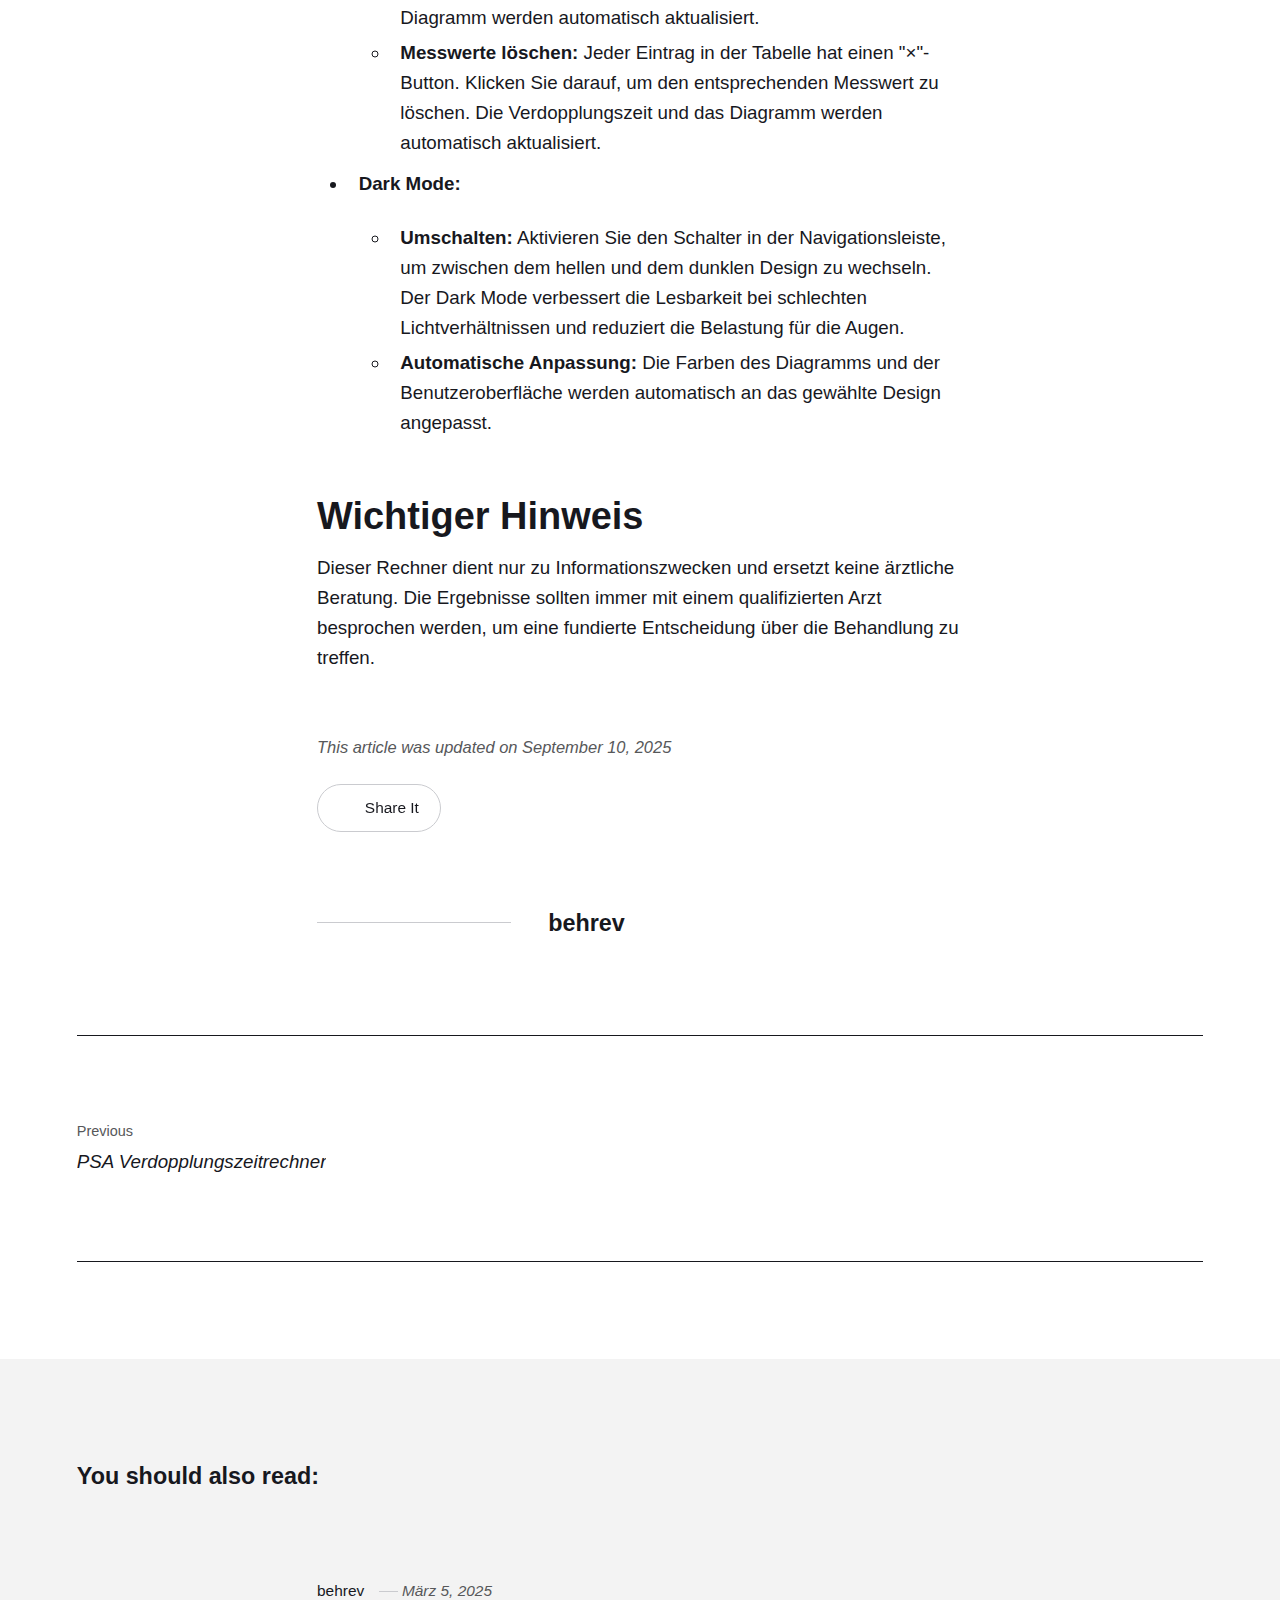
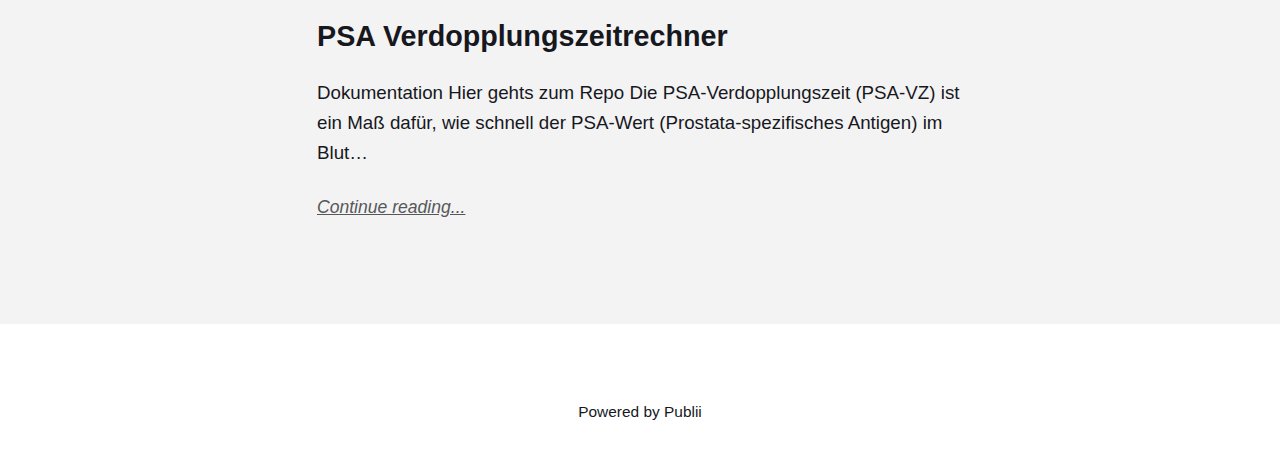
<file: erklaerung-psa-verdopplungszeitrechner.html>
<!DOCTYPE html><html lang="de"><head><meta charset="utf-8"><meta http-equiv="X-UA-Compatible" content="IE=edge"><meta name="viewport" content="width=device-width,initial-scale=1"><title>Dokumentation - PSA Verdopplungszeitrechner - Github - behrev</title><meta name="description" content="Was ist die PSA Verdopplungszeit? Die PSA-Verdopplungszeit (PSA-VZ) ist ein Maß dafür, wie schnell der PSA-Wert (Prostata-spezifisches Antigen) im Blut&hellip;"><meta name="generator" content="Publii Open-Source CMS for Static Site"><link rel="canonical" href="https://behrev.github.io/erklaerung-psa-verdopplungszeitrechner.html"><link rel="alternate" type="application/atom+xml" href="https://behrev.github.io/feed.xml" title="Github - behrev - RSS"><link rel="alternate" type="application/json" href="https://behrev.github.io/feed.json" title="Github - behrev - JSON"><meta property="og:title" content="Dokumentation - PSA Verdopplungszeitrechner"><meta property="og:site_name" content="Github - behrev"><meta property="og:description" content="Was ist die PSA Verdopplungszeit? Die PSA-Verdopplungszeit (PSA-VZ) ist ein Maß dafür, wie schnell der PSA-Wert (Prostata-spezifisches Antigen) im Blut&hellip;"><meta property="og:url" content="https://behrev.github.io/erklaerung-psa-verdopplungszeitrechner.html"><meta property="og:type" content="article"><link rel="stylesheet" href="https://behrev.github.io/assets/css/style.css?v=2ffe82a52c418d2d17ecffba65b0f543"><script type="application/ld+json">{"@context":"http://schema.org","@type":"Article","mainEntityOfPage":{"@type":"WebPage","@id":"https://behrev.github.io/erklaerung-psa-verdopplungszeitrechner.html"},"headline":"Dokumentation - PSA Verdopplungszeitrechner","datePublished":"2025-09-10T08:50+02:00","dateModified":"2025-09-10T08:51+02:00","description":"Was ist die PSA Verdopplungszeit? Die PSA-Verdopplungszeit (PSA-VZ) ist ein Maß dafür, wie schnell der PSA-Wert (Prostata-spezifisches Antigen) im Blut&hellip;","author":{"@type":"Person","name":"behrev","url":"https://behrev.github.io/authors/behrev/"},"publisher":{"@type":"Organization","name":"behrev"}}</script><noscript><style>img[loading] {
                    opacity: 1;
                }</style></noscript></head><body class="post-template"><header class="top js-header"><a class="logo" href="https://behrev.github.io/">Github - behrev</a></header><main class="post"><article class="content"><div class="hero hero--noimage"><header class="hero__content"><div class="wrapper"><h1>Dokumentation - PSA Verdopplungszeitrechner</h1><div class="feed__meta content__meta"><a href="https://behrev.github.io/authors/behrev/" class="feed__author">behrev</a> <time datetime="2025-09-10T08:50" class="feed__date">September 10, 2025</time></div></div></header></div><div class="entry-wrapper content__entry"><h2>Was ist die PSA Verdopplungszeit?</h2><section><p>Die PSA-Verdopplungszeit (PSA-VZ) ist ein Maß dafür, wie schnell der PSA-Wert (Prostata-spezifisches Antigen) im Blut ansteigt. Sie wird in Monaten angegeben und ist ein wichtiger Faktor bei der Beurteilung des Risikos und des Verlaufs von Prostatakrebs, insbesondere nach einer Behandlung wie Operation oder Bestrahlung.</p><p>Eine kurze PSA-VZ kann auf ein aggressiveres Wachstum des Krebses hindeuten, während eine lange PSA-VZ oft mit einem langsameren Wachstum verbunden ist.</p></section><section><h2>Wie funktioniert der Rechner?</h2><p>Dieser Rechner verwendet mindestens zwei PSA-Messwerte, um die Zeit zu schätzen, die benötigt wird, bis sich der PSA-Wert verdoppelt. Er berechnet die Wachstumsrate und daraus die Verdopplungszeit.</p><p>Zusätzlich wird ein gleitender Durchschnitt der Verdopplungszeit berechnet und im Diagramm angezeigt, um Trends besser zu erkennen. Je mehr Messwerte Sie eingeben, desto genauer wird die Berechnung.</p></section><section><h2>Bedienungsanleitung</h2><ol><li><strong>Patientendaten eingeben:</strong><ul><li>Geben Sie im Bereich "Patientendaten" den Vornamen, Nachnamen, das Geburtsdatum und gegebenenfalls das Datum der Operation (OP-Datum) des Patienten ein. Diese Informationen dienen zur Identifizierung und Dokumentation.</li></ul></li><li><strong>PSA-Messwerte eingeben:</strong><ul><li><strong>Erste Messung:</strong> Geben Sie im Bereich "Erste Messung" das Datum der ersten PSA-Messung und den zugehörigen PSA-Wert ein. Sie können optional eine Notiz hinzufügen, um besondere Umstände oder Beobachtungen festzuhalten.</li><li><strong>Zweite Messung:</strong> Geben Sie im Bereich "Zweite Messung" das Datum der zweiten PSA-Messung und den zugehörigen PSA-Wert ein. Auch hier können Sie eine Notiz hinzufügen.</li><li>Für eine genauere Analyse empfiehlt es sich, weitere Messwerte in die Tabelle einzutragen (siehe Abschnitt "Tabelle bearbeiten").</li></ul></li><li><strong>Berechnung starten:</strong><ul><li>Klicken Sie auf den "Berechnen"-Button, um die PSA-Verdopplungszeit basierend auf den eingegebenen Werten zu berechnen.</li></ul></li><li><strong>Ergebnisse anzeigen:</strong><ul><li><strong>Verdopplungszeit:</strong> Die berechnete PSA-Verdopplungszeit in Monaten wird unterhalb des "Berechnen"-Buttons angezeigt.</li><li><strong>Tabelle:</strong> Eine Tabelle zeigt alle eingegebenen Messwerte (Datum, PSA-Wert, Notiz) sowie die berechnete Verdopplungszeit zwischen den Messungen.</li><li><strong>Diagramm:</strong> Ein Liniendiagramm visualisiert die PSA-Werte im Zeitverlauf. Zusätzlich wird ein gleitender Durchschnitt der Verdopplungszeit angezeigt, um Trends zu erkennen.</li></ul></li></ol></section><section><h2>Funktionen im Detail</h2><ul><li><strong>PSA-Verdopplungszeit berechnen:</strong><ul><li>Berechnet die Zeit, in der sich der PSA-Wert ausgehend von zwei Messpunkten verdoppelt.</li></ul></li><li><strong>Daten speichern:</strong><ul><li>Speichert die eingegebenen Patientendaten und Messwerte im JSON-Format, um sie später wieder laden zu können.</li></ul></li><li><strong>Daten laden:</strong><ul><li>Lädt zuvor gespeicherte Patientendaten und Messwerte aus einer JSON-Datei.</li></ul></li><li><strong>Diagramm:</strong><ul><li>Zeigt die PSA-Werte und den gleitenden Durchschnitt der Verdopplungszeit als Liniendiagramm an, um den Verlauf visuell darzustellen.</li></ul></li><li><strong>Gleitender Durchschnitt:</strong><ul><li>Berechnet und visualisiert den gleitenden Durchschnitt der Verdopplungszeit über einen Zeitraum von 3 Messwerten. Dies hilft, langfristige Trends besser zu erkennen und kurzfristige Schwankungen auszugleichen.</li></ul></li><li><strong>Tabelle bearbeiten:</strong><ul><li><strong>Messwerte hinzufügen:</strong> Um weitere Messwerte hinzuzufügen, füllen Sie die Felder "Erste Messung" und "Zweite Messung" aus und klicken Sie auf "Berechnen". Die neuen Werte werden automatisch zur Tabelle hinzugefügt.</li><li><strong>Messwerte bearbeiten:</strong> Sie können die Werte in der Tabelle direkt bearbeiten, indem Sie auf die entsprechenden Felder klicken und die neuen Werte eingeben. Die Verdopplungszeit und das Diagramm werden automatisch aktualisiert.</li><li><strong>Messwerte löschen:</strong> Jeder Eintrag in der Tabelle hat einen "×"-Button. Klicken Sie darauf, um den entsprechenden Messwert zu löschen. Die Verdopplungszeit und das Diagramm werden automatisch aktualisiert.</li></ul></li><li><strong>Dark Mode:</strong><ul><li><strong>Umschalten:</strong> Aktivieren Sie den Schalter in der Navigationsleiste, um zwischen dem hellen und dem dunklen Design zu wechseln. Der Dark Mode verbessert die Lesbarkeit bei schlechten Lichtverhältnissen und reduziert die Belastung für die Augen.</li><li><strong>Automatische Anpassung:</strong> Die Farben des Diagramms und der Benutzeroberfläche werden automatisch an das gewählte Design angepasst.</li></ul></li></ul></section><section class="hinweis"><h2>Wichtiger Hinweis</h2><p>Dieser Rechner dient nur zu Informationszwecken und ersetzt keine ärztliche Beratung. Die Ergebnisse sollten immer mit einem qualifizierten Arzt besprochen werden, um eine fundierte Entscheidung über die Behandlung zu treffen.</p></section></div><footer class="content__footer"><div class="entry-wrapper"><p class="content__updated">This article was updated on September 10, 2025</p><div class="content__actions"><div class="content__share"><button class="btn--icon content__share-button js-content__share-button"><svg width="20" height="20" aria-hidden="true"><use xlink:href="https://behrev.github.io/assets/svg/svg-map.svg#share"></use></svg> <span>Share It</span></button><div class="content__share-popup js-content__share-popup"></div></div></div><div class="content__bio bio"><div><h3 class="h4 bio__name"><a href="https://behrev.github.io/authors/behrev/" rel="author">behrev</a></h3></div></div></div><nav class="content__nav"><div class="wrapper"><div class="content__nav-inner"><div class="content__nav-prev"><a href="https://behrev.github.io/psa-verdopplungszeitrechner.html" class="content__nav-link" rel="prev"><div><span>Previous</span> PSA Verdopplungszeitrechner</div></a></div></div></div></nav></footer></article><div class="content__related related"><div class="wrapper"><h2 class="h4 related__title">You should also read:</h2><article class="feed__item feed__item--centered"><div class="feed__content"><header><div class="feed__meta"><a href="https://behrev.github.io/authors/behrev/" class="feed__author">behrev</a> <time datetime="2025-03-05T21:19" class="feed__date">März 5, 2025</time></div><h3 class="feed__title"><a href="https://behrev.github.io/psa-verdopplungszeitrechner.html">PSA Verdopplungszeitrechner</a></h3></header><p>Dokumentation Hier gehts zum Repo Die PSA-Verdopplungszeit (PSA-VZ) ist ein Maß dafür, wie schnell der PSA-Wert (Prostata-spezifisches Antigen) im Blut&hellip;</p><a href="https://behrev.github.io/psa-verdopplungszeitrechner.html" class="readmore feed__readmore">Continue reading...</a></div></article></div></div></main><footer class="footer footer--glued"><div class="wrapper"><div class="footer__copyright"><p>Powered by Publii</p></div><button onclick="backToTopFunction()" id="backToTop" class="footer__bttop" aria-label="Back to top" title="Back to top"><svg width="20" height="20"><use xlink:href="https://behrev.github.io/assets/svg/svg-map.svg#toparrow"/></svg></button></div></footer><script defer="defer" src="https://behrev.github.io/assets/js/scripts.min.js?v=ffcbea6c02c8178d10092962b235a5b0"></script><script>window.publiiThemeMenuConfig={mobileMenuMode:'sidebar',animationSpeed:300,submenuWidth: 'auto',doubleClickTime:500,mobileMenuExpandableSubmenus:true,relatedContainerForOverlayMenuSelector:'.top'};</script><script>var images = document.querySelectorAll('img[loading]');
        for (var i = 0; i < images.length; i++) {
            if (images[i].complete) {
                images[i].classList.add('is-loaded');
            } else {
                images[i].addEventListener('load', function () {
                    this.classList.add('is-loaded');
                }, false);
            }
        }</script></body></html>
</file>
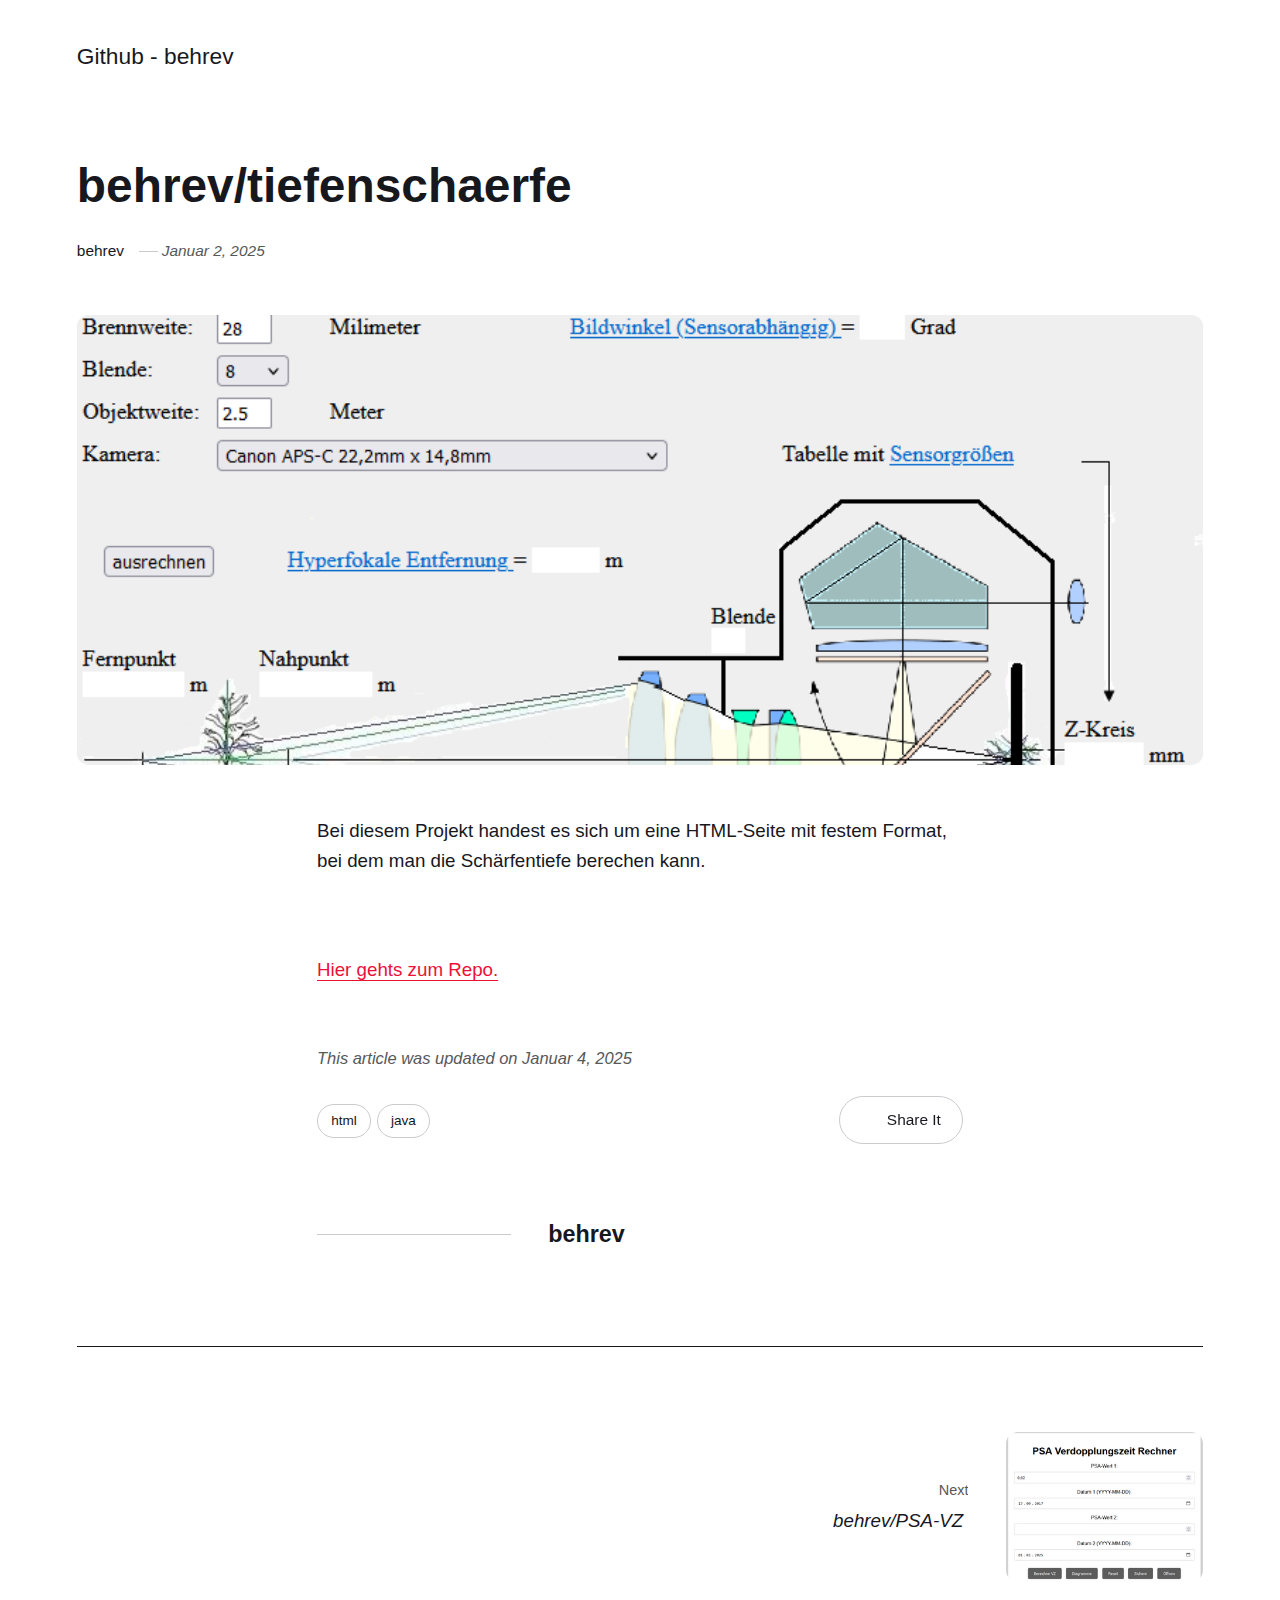
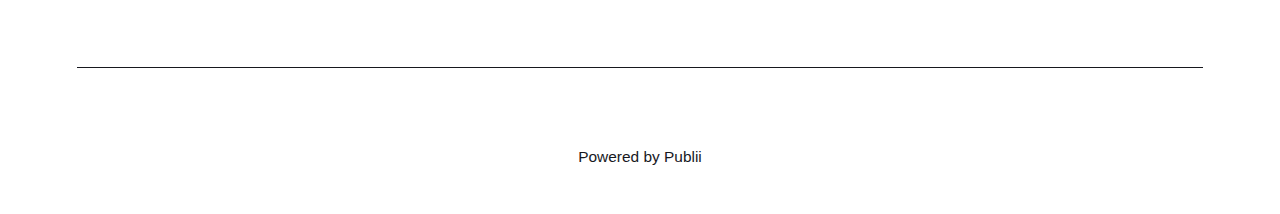
<file: github_behrev.html>
<!DOCTYPE html><html lang="de"><head><meta charset="utf-8"><meta http-equiv="X-UA-Compatible" content="IE=edge"><meta name="viewport" content="width=device-width,initial-scale=1"><title>behrev/tiefenschaerfe  - Github - behrev</title><meta name="description" content="Bei diesem Projekt handest es sich um eine HTML-Seite mit festem Format, bei dem man die Schärfentiefe berechen kann. Hier&hellip;"><meta name="generator" content="Publii Open-Source CMS for Static Site"><link rel="canonical" href="https://behrev.github.io/github_behrev.html"><link rel="alternate" type="application/atom+xml" href="https://behrev.github.io/feed.xml"><link rel="alternate" type="application/json" href="https://behrev.github.io/feed.json"><meta property="og:title" content="behrev/tiefenschaerfe "><meta property="og:image" content="https://behrev.github.io/media/posts/1/st-2.PNG"><meta property="og:image:width" content="797"><meta property="og:image:height" content="553"><meta property="og:site_name" content="Github - behrev"><meta property="og:description" content="Bei diesem Projekt handest es sich um eine HTML-Seite mit festem Format, bei dem man die Schärfentiefe berechen kann. Hier&hellip;"><meta property="og:url" content="https://behrev.github.io/github_behrev.html"><meta property="og:type" content="article"><link rel="stylesheet" href="https://behrev.github.io/assets/css/style.css?v=2ffe82a52c418d2d17ecffba65b0f543"><script type="application/ld+json">{"@context":"http://schema.org","@type":"Article","mainEntityOfPage":{"@type":"WebPage","@id":"https://behrev.github.io/github_behrev.html"},"headline":"behrev/tiefenschaerfe ","datePublished":"2025-01-02T10:10+01:00","dateModified":"2025-01-04T12:14+01:00","image":{"@type":"ImageObject","url":"https://behrev.github.io/media/posts/1/st-2.PNG","height":553,"width":797},"description":"Bei diesem Projekt handest es sich um eine HTML-Seite mit festem Format, bei dem man die Schärfentiefe berechen kann. Hier&hellip;","author":{"@type":"Person","name":"behrev","url":"https://behrev.github.io/authors/behrev/"},"publisher":{"@type":"Organization","name":"behrev"}}</script><noscript><style>img[loading] {
                    opacity: 1;
                }</style></noscript></head><body class="post-template"><header class="top js-header"><a class="logo" href="https://behrev.github.io/">Github - behrev</a></header><main class="post"><article class="content"><div class="hero"><header class="hero__content"><div class="wrapper"><h1>behrev/tiefenschaerfe </h1><div class="feed__meta content__meta"><a href="https://behrev.github.io/authors/behrev/" class="feed__author">behrev</a> <time datetime="2025-01-02T10:10" class="feed__date">Januar 2, 2025</time></div></div></header><figure class="hero__image"><div class="hero__image-wrapper"><img src="https://behrev.github.io/media/posts/1/st-2.PNG" srcset="https://behrev.github.io/media/posts/1/responsive/st-2-xs.PNG 640w, https://behrev.github.io/media/posts/1/responsive/st-2-sm.PNG 768w, https://behrev.github.io/media/posts/1/responsive/st-2-md.PNG 1024w, https://behrev.github.io/media/posts/1/responsive/st-2-lg.PNG 1366w, https://behrev.github.io/media/posts/1/responsive/st-2-xl.PNG 1600w, https://behrev.github.io/media/posts/1/responsive/st-2-2xl.PNG 1920w" sizes="88vw" loading="eager" height="553" width="797" alt=""></div></figure></div><div class="entry-wrapper content__entry"><p>Bei diesem Projekt handest es sich um eine HTML-Seite mit festem Format, bei dem man die Schärfentiefe berechen kann.</p><p> </p><p><a href="https://github.com/behrev/tiefenschaerfe" target="_blank" rel="noopener noreferrer">Hier gehts zum Repo.</a></p></div><footer class="content__footer"><div class="entry-wrapper"><p class="content__updated">This article was updated on Januar 4, 2025</p><div class="content__actions"><ul class="content__tag"><li><a href="https://behrev.github.io/tags/html/">html</a></li><li><a href="https://behrev.github.io/tags/java/">java</a></li></ul><div class="content__share"><button class="btn--icon content__share-button js-content__share-button"><svg width="20" height="20" aria-hidden="true"><use xlink:href="https://behrev.github.io/assets/svg/svg-map.svg#share"></use></svg> <span>Share It</span></button><div class="content__share-popup js-content__share-popup"></div></div></div><div class="content__bio bio"><div><h3 class="h4 bio__name"><a href="https://behrev.github.io/authors/behrev/" rel="author">behrev</a></h3></div></div></div><nav class="content__nav"><div class="wrapper"><div class="content__nav-inner"><div class="content__nav-next"><a href="https://behrev.github.io/behrevpsa-vz.html" class="content__nav-link" rel="next"><div><span>Next</span> behrev/PSA-VZ </div><figure class="content__nav-image"><img src="https://behrev.github.io/media/posts/2/responsive/psavz5-xs.PNG" class="lazyload" loading="lazy" alt="" height="497" width="497"></figure></a></div></div></div></nav></footer></article></main><footer class="footer footer--glued"><div class="wrapper"><div class="footer__copyright">Powered by Publii</div><button onclick="backToTopFunction()" id="backToTop" class="footer__bttop" aria-label="Back to top" title="Back to top"><svg width="20" height="20"><use xlink:href="https://behrev.github.io/assets/svg/svg-map.svg#toparrow"/></svg></button></div></footer><script defer="defer" src="https://behrev.github.io/assets/js/scripts.min.js?v=ffcbea6c02c8178d10092962b235a5b0"></script><script>window.publiiThemeMenuConfig={mobileMenuMode:'sidebar',animationSpeed:300,submenuWidth: 'auto',doubleClickTime:500,mobileMenuExpandableSubmenus:true,relatedContainerForOverlayMenuSelector:'.top'};</script><script>var images = document.querySelectorAll('img[loading]');
        for (var i = 0; i < images.length; i++) {
            if (images[i].complete) {
                images[i].classList.add('is-loaded');
            } else {
                images[i].addEventListener('load', function () {
                    this.classList.add('is-loaded');
                }, false);
            }
        }</script></body></html>
</file>
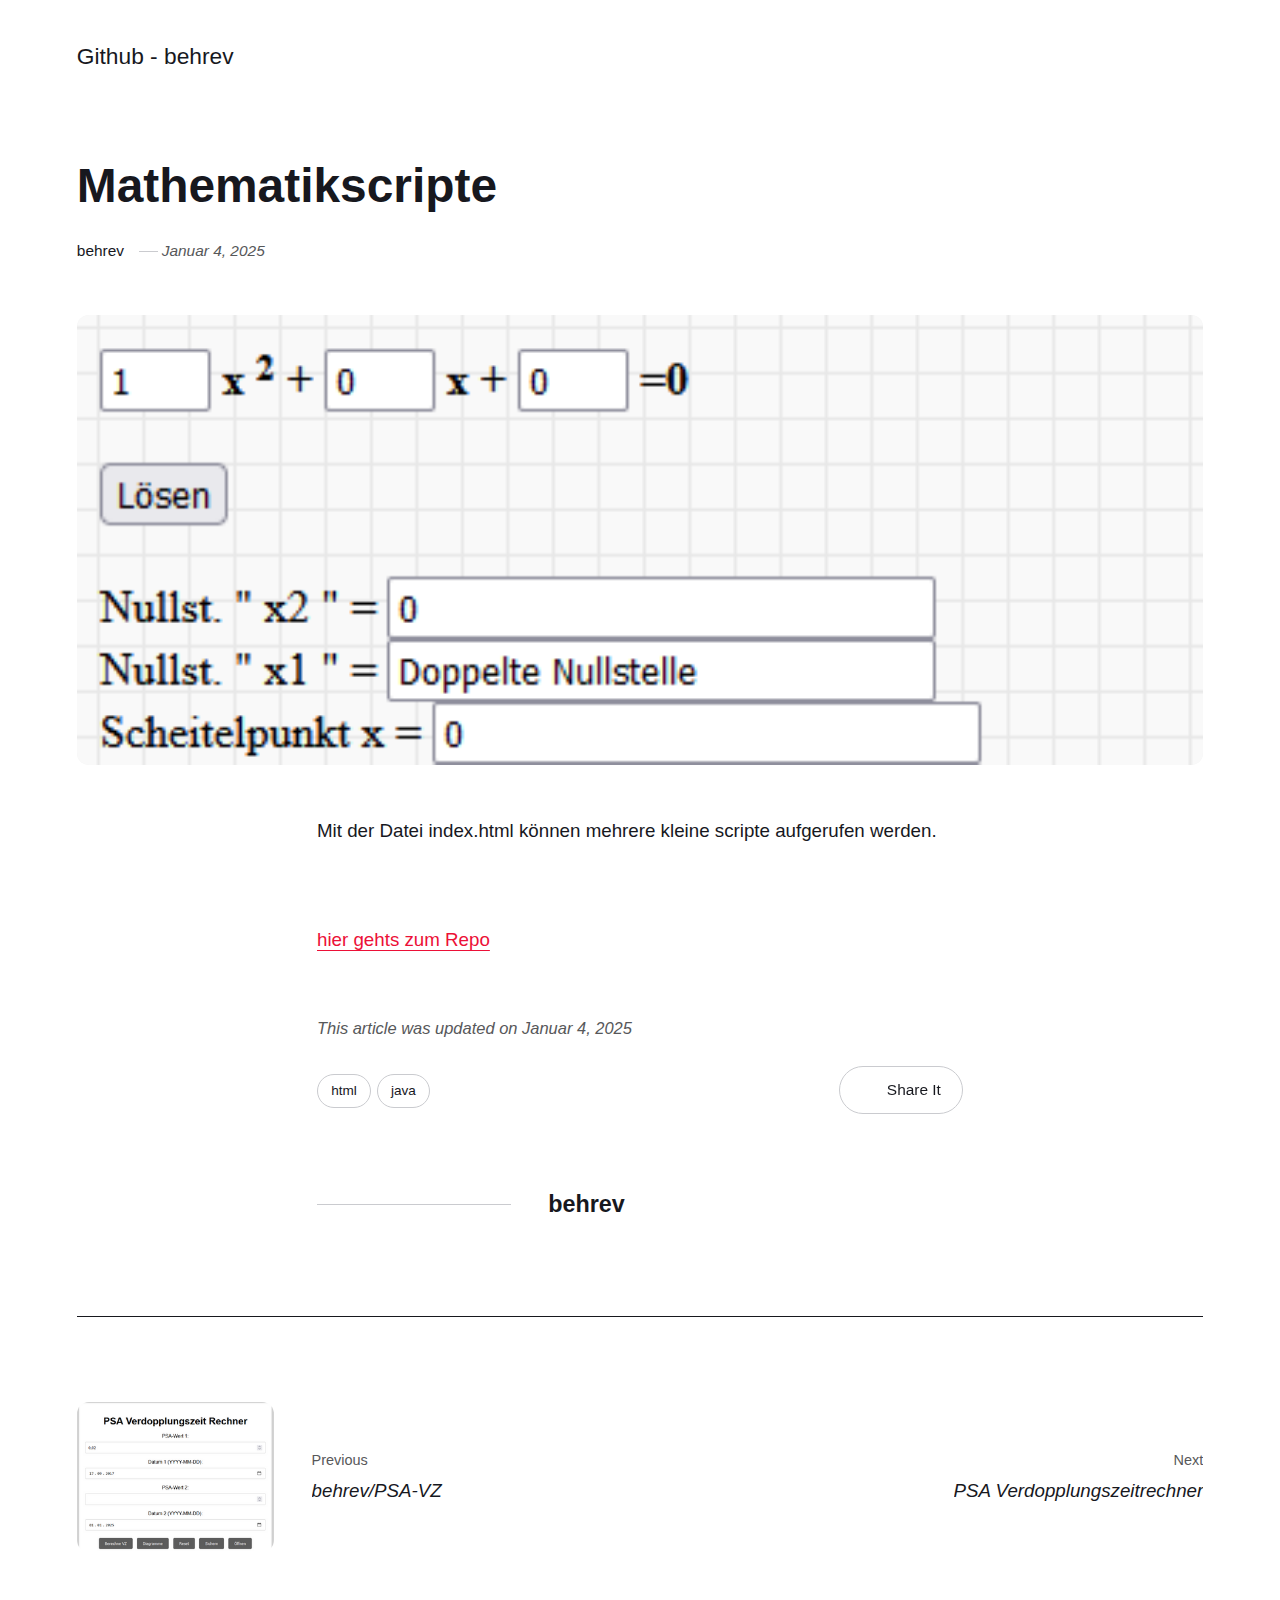
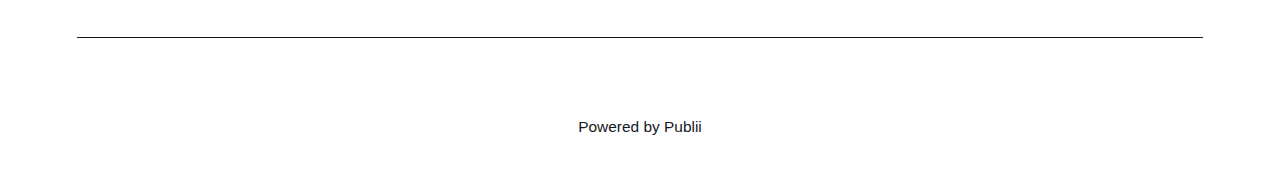
<file: mathematikscripte.html>
<!DOCTYPE html><html lang="de"><head><meta charset="utf-8"><meta http-equiv="X-UA-Compatible" content="IE=edge"><meta name="viewport" content="width=device-width,initial-scale=1"><title>Mathematikscripte - Github - behrev</title><meta name="description" content="Mit der Datei index.html können mehrere kleine scripte aufgerufen werden. hier gehts zum Repo"><meta name="generator" content="Publii Open-Source CMS for Static Site"><link rel="canonical" href="https://behrev.github.io/mathematikscripte.html"><link rel="alternate" type="application/atom+xml" href="https://behrev.github.io/feed.xml"><link rel="alternate" type="application/json" href="https://behrev.github.io/feed.json"><meta property="og:title" content="Mathematikscripte"><meta property="og:image" content="https://behrev.github.io/media/posts/3/qg.PNG"><meta property="og:image:width" content="396"><meta property="og:image:height" content="288"><meta property="og:site_name" content="Github - behrev"><meta property="og:description" content="Mit der Datei index.html können mehrere kleine scripte aufgerufen werden. hier gehts zum Repo"><meta property="og:url" content="https://behrev.github.io/mathematikscripte.html"><meta property="og:type" content="article"><link rel="stylesheet" href="https://behrev.github.io/assets/css/style.css?v=2ffe82a52c418d2d17ecffba65b0f543"><script type="application/ld+json">{"@context":"http://schema.org","@type":"Article","mainEntityOfPage":{"@type":"WebPage","@id":"https://behrev.github.io/mathematikscripte.html"},"headline":"Mathematikscripte","datePublished":"2025-01-04T12:12+01:00","dateModified":"2025-01-04T12:14+01:00","image":{"@type":"ImageObject","url":"https://behrev.github.io/media/posts/3/qg.PNG","height":288,"width":396},"description":"Mit der Datei index.html können mehrere kleine scripte aufgerufen werden. hier gehts zum Repo","author":{"@type":"Person","name":"behrev","url":"https://behrev.github.io/authors/behrev/"},"publisher":{"@type":"Organization","name":"behrev"}}</script><noscript><style>img[loading] {
                    opacity: 1;
                }</style></noscript></head><body class="post-template"><header class="top js-header"><a class="logo" href="https://behrev.github.io/">Github - behrev</a></header><main class="post"><article class="content"><div class="hero"><header class="hero__content"><div class="wrapper"><h1>Mathematikscripte</h1><div class="feed__meta content__meta"><a href="https://behrev.github.io/authors/behrev/" class="feed__author">behrev</a> <time datetime="2025-01-04T12:12" class="feed__date">Januar 4, 2025</time></div></div></header><figure class="hero__image"><div class="hero__image-wrapper"><img src="https://behrev.github.io/media/posts/3/qg.PNG" srcset="https://behrev.github.io/media/posts/3/responsive/qg-xs.PNG 640w, https://behrev.github.io/media/posts/3/responsive/qg-sm.PNG 768w, https://behrev.github.io/media/posts/3/responsive/qg-md.PNG 1024w, https://behrev.github.io/media/posts/3/responsive/qg-lg.PNG 1366w, https://behrev.github.io/media/posts/3/responsive/qg-xl.PNG 1600w, https://behrev.github.io/media/posts/3/responsive/qg-2xl.PNG 1920w" sizes="88vw" loading="eager" height="288" width="396" alt=""></div></figure></div><div class="entry-wrapper content__entry"><p>Mit der Datei index.html können mehrere kleine scripte aufgerufen werden.</p><p> </p><p><a href="https://github.com/behrev/mathematikscripte" target="_blank" rel="noopener noreferrer">hier gehts zum Repo</a></p></div><footer class="content__footer"><div class="entry-wrapper"><p class="content__updated">This article was updated on Januar 4, 2025</p><div class="content__actions"><ul class="content__tag"><li><a href="https://behrev.github.io/tags/html/">html</a></li><li><a href="https://behrev.github.io/tags/java/">java</a></li></ul><div class="content__share"><button class="btn--icon content__share-button js-content__share-button"><svg width="20" height="20" aria-hidden="true"><use xlink:href="https://behrev.github.io/assets/svg/svg-map.svg#share"></use></svg> <span>Share It</span></button><div class="content__share-popup js-content__share-popup"></div></div></div><div class="content__bio bio"><div><h3 class="h4 bio__name"><a href="https://behrev.github.io/authors/behrev/" rel="author">behrev</a></h3></div></div></div><nav class="content__nav"><div class="wrapper"><div class="content__nav-inner"><div class="content__nav-prev"><a href="https://behrev.github.io/behrevpsa-vz.html" class="content__nav-link" rel="prev"><figure class="content__nav-image"><img src="https://behrev.github.io/media/posts/2/responsive/psavz5-xs.PNG" class="lazyload" loading="lazy" alt="" height="497" width="497"></figure><div><span>Previous</span> behrev/PSA-VZ </div></a></div><div class="content__nav-next"><a href="https://behrev.github.io/psa-verdopplungszeitrechner.html" class="content__nav-link" rel="next"><div><span>Next</span> PSA Verdopplungszeitrechner</div></a></div></div></div></nav></footer></article></main><footer class="footer footer--glued"><div class="wrapper"><div class="footer__copyright">Powered by Publii</div><button onclick="backToTopFunction()" id="backToTop" class="footer__bttop" aria-label="Back to top" title="Back to top"><svg width="20" height="20"><use xlink:href="https://behrev.github.io/assets/svg/svg-map.svg#toparrow"/></svg></button></div></footer><script defer="defer" src="https://behrev.github.io/assets/js/scripts.min.js?v=ffcbea6c02c8178d10092962b235a5b0"></script><script>window.publiiThemeMenuConfig={mobileMenuMode:'sidebar',animationSpeed:300,submenuWidth: 'auto',doubleClickTime:500,mobileMenuExpandableSubmenus:true,relatedContainerForOverlayMenuSelector:'.top'};</script><script>var images = document.querySelectorAll('img[loading]');
        for (var i = 0; i < images.length; i++) {
            if (images[i].complete) {
                images[i].classList.add('is-loaded');
            } else {
                images[i].addEventListener('load', function () {
                    this.classList.add('is-loaded');
                }, false);
            }
        }</script></body></html>
</file>
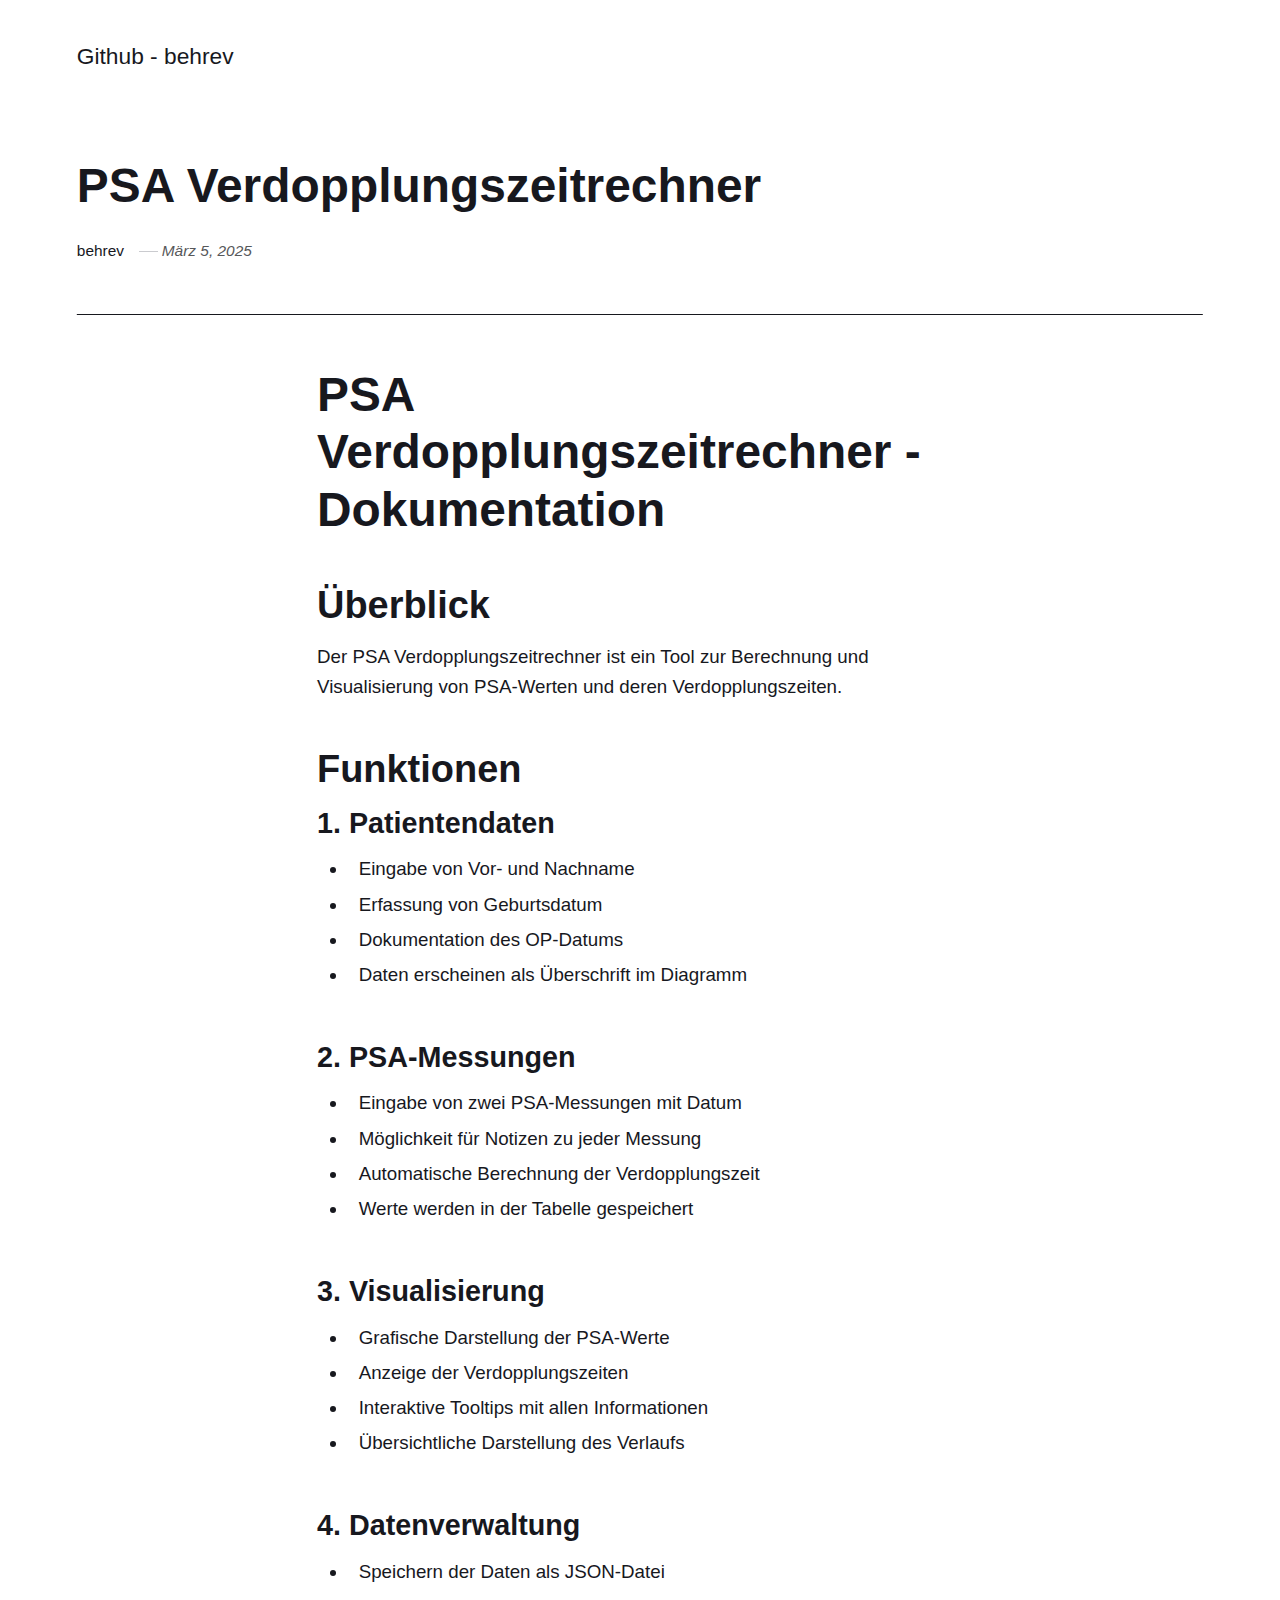
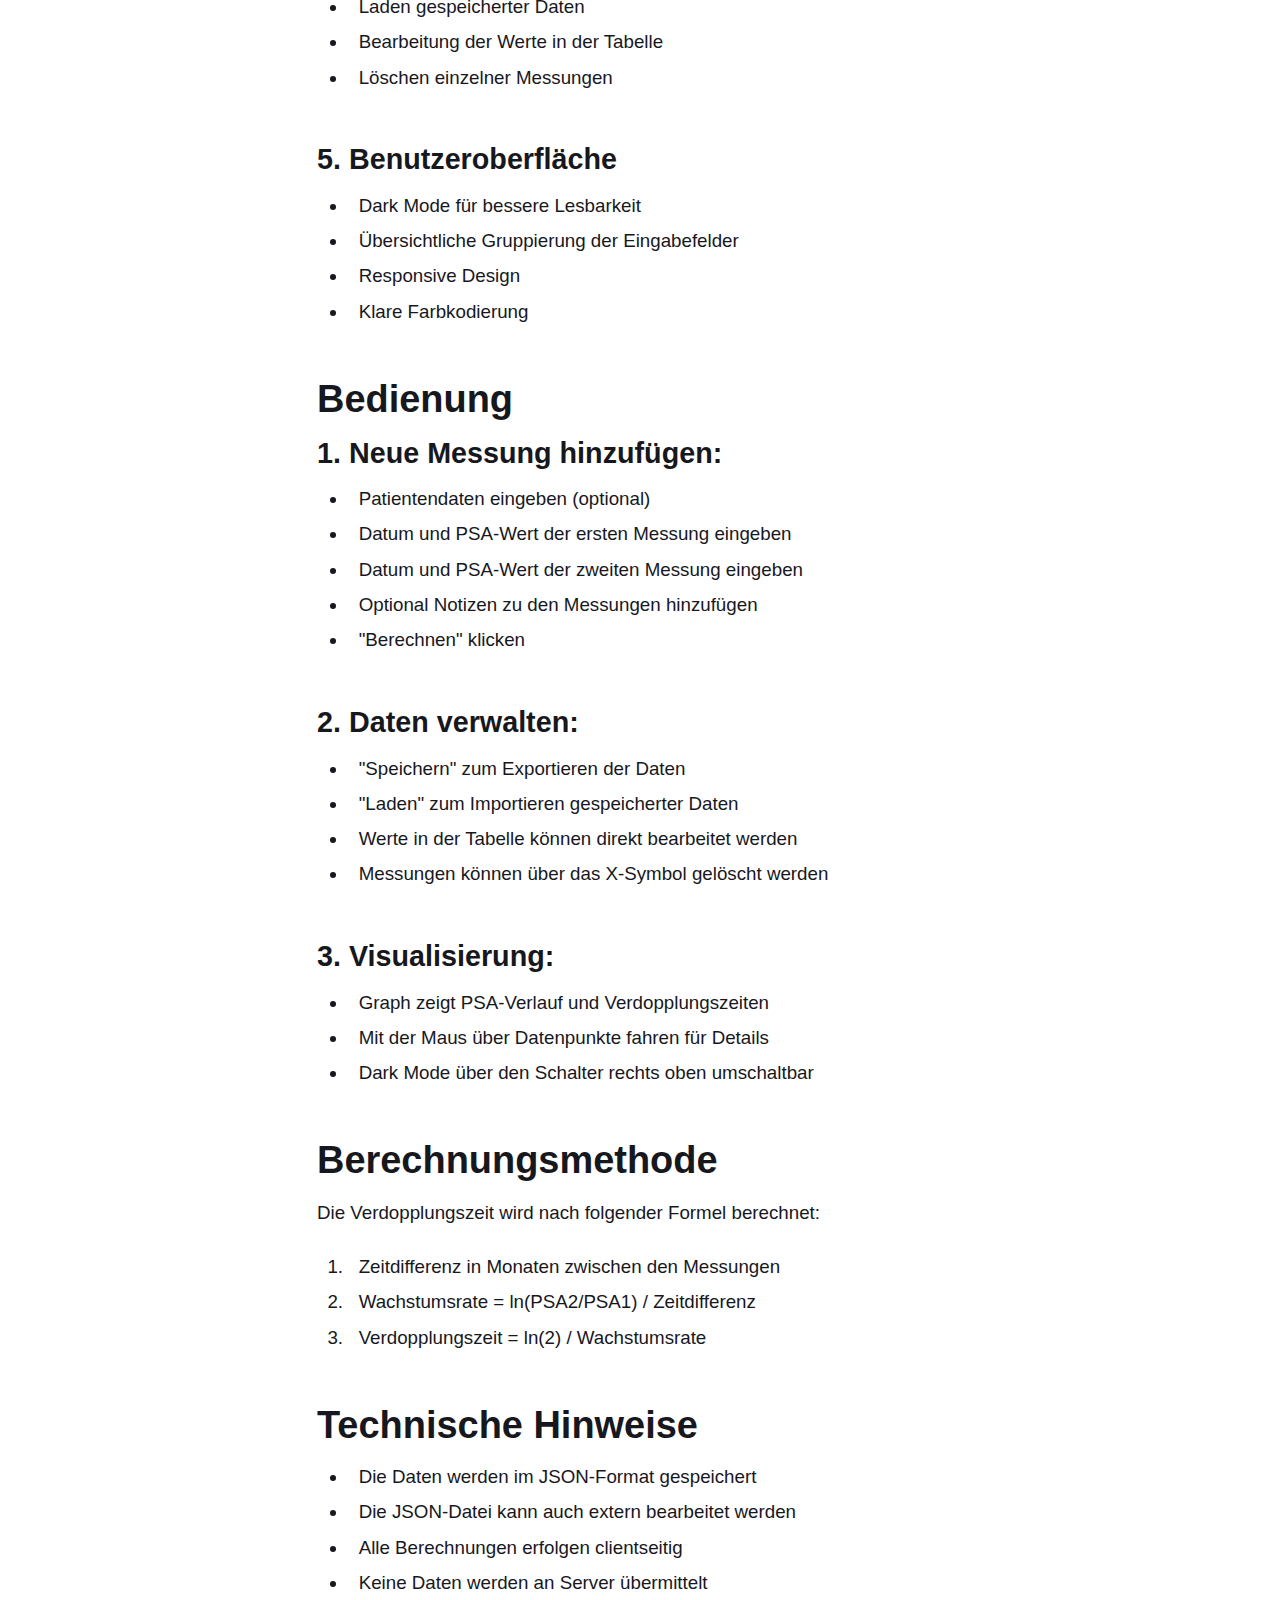
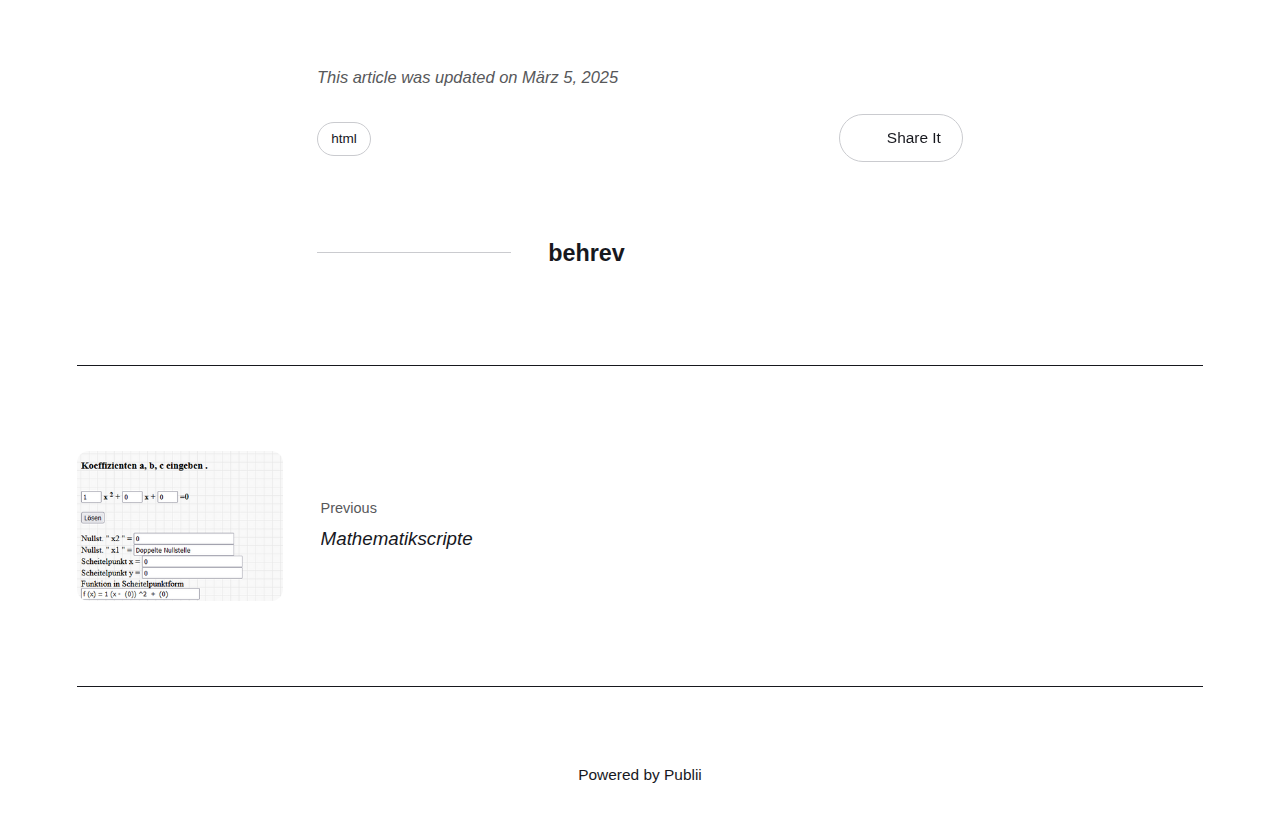
<file: psa-verdopplungszeitrechner.html>
<!DOCTYPE html><html lang="de"><head><meta charset="utf-8"><meta http-equiv="X-UA-Compatible" content="IE=edge"><meta name="viewport" content="width=device-width,initial-scale=1"><title>PSA Verdopplungszeitrechner - Github - behrev</title><meta name="description" content="PSA Verdopplungszeitrechner - Dokumentation Überblick Der PSA Verdopplungszeitrechner ist ein Tool zur Berechnung und Visualisierung von PSA-Werten und deren Verdopplungszeiten."><meta name="generator" content="Publii Open-Source CMS for Static Site"><link rel="canonical" href="https://behrev.github.io/psa-verdopplungszeitrechner.html"><link rel="alternate" type="application/atom+xml" href="https://behrev.github.io/feed.xml"><link rel="alternate" type="application/json" href="https://behrev.github.io/feed.json"><meta property="og:title" content="PSA Verdopplungszeitrechner"><meta property="og:site_name" content="Github - behrev"><meta property="og:description" content="PSA Verdopplungszeitrechner - Dokumentation Überblick Der PSA Verdopplungszeitrechner ist ein Tool zur Berechnung und Visualisierung von PSA-Werten und deren Verdopplungszeiten."><meta property="og:url" content="https://behrev.github.io/psa-verdopplungszeitrechner.html"><meta property="og:type" content="article"><link rel="stylesheet" href="https://behrev.github.io/assets/css/style.css?v=2ffe82a52c418d2d17ecffba65b0f543"><script type="application/ld+json">{"@context":"http://schema.org","@type":"Article","mainEntityOfPage":{"@type":"WebPage","@id":"https://behrev.github.io/psa-verdopplungszeitrechner.html"},"headline":"PSA Verdopplungszeitrechner","datePublished":"2025-03-05T21:19+01:00","dateModified":"2025-03-05T21:19+01:00","description":"PSA Verdopplungszeitrechner - Dokumentation Überblick Der PSA Verdopplungszeitrechner ist ein Tool zur Berechnung und Visualisierung von PSA-Werten und deren Verdopplungszeiten.","author":{"@type":"Person","name":"behrev","url":"https://behrev.github.io/authors/behrev/"},"publisher":{"@type":"Organization","name":"behrev"}}</script><noscript><style>img[loading] {
                    opacity: 1;
                }</style></noscript></head><body class="post-template"><header class="top js-header"><a class="logo" href="https://behrev.github.io/">Github - behrev</a></header><main class="post"><article class="content"><div class="hero hero--noimage"><header class="hero__content"><div class="wrapper"><h1>PSA Verdopplungszeitrechner</h1><div class="feed__meta content__meta"><a href="https://behrev.github.io/authors/behrev/" class="feed__author">behrev</a> <time datetime="2025-03-05T21:19" class="feed__date">März 5, 2025</time></div></div></header></div><div class="entry-wrapper content__entry"><h1>PSA Verdopplungszeitrechner - Dokumentation</h1><div class="section"><h2>Überblick</h2><p>Der PSA Verdopplungszeitrechner ist ein Tool zur Berechnung und Visualisierung von PSA-Werten und deren Verdopplungszeiten.</p></div><div class="section"><h2>Funktionen</h2><h3>1. Patientendaten</h3><ul><li>Eingabe von Vor- und Nachname</li><li>Erfassung von Geburtsdatum</li><li>Dokumentation des OP-Datums</li><li>Daten erscheinen als Überschrift im Diagramm</li></ul><h3>2. PSA-Messungen</h3><ul><li>Eingabe von zwei PSA-Messungen mit Datum</li><li>Möglichkeit für Notizen zu jeder Messung</li><li>Automatische Berechnung der Verdopplungszeit</li><li>Werte werden in der Tabelle gespeichert</li></ul><h3>3. Visualisierung</h3><ul><li>Grafische Darstellung der PSA-Werte</li><li>Anzeige der Verdopplungszeiten</li><li>Interaktive Tooltips mit allen Informationen</li><li>Übersichtliche Darstellung des Verlaufs</li></ul><h3>4. Datenverwaltung</h3><ul><li>Speichern der Daten als JSON-Datei</li><li>Laden gespeicherter Daten</li><li>Bearbeitung der Werte in der Tabelle</li><li>Löschen einzelner Messungen</li></ul><h3>5. Benutzeroberfläche</h3><ul><li>Dark Mode für bessere Lesbarkeit</li><li>Übersichtliche Gruppierung der Eingabefelder</li><li>Responsive Design</li><li>Klare Farbkodierung</li></ul></div><div class="section"><h2>Bedienung</h2><h3>1. Neue Messung hinzufügen:</h3><ul><li>Patientendaten eingeben (optional)</li><li>Datum und PSA-Wert der ersten Messung eingeben</li><li>Datum und PSA-Wert der zweiten Messung eingeben</li><li>Optional Notizen zu den Messungen hinzufügen</li><li>"Berechnen" klicken</li></ul><h3>2. Daten verwalten:</h3><ul><li>"Speichern" zum Exportieren der Daten</li><li>"Laden" zum Importieren gespeicherter Daten</li><li>Werte in der Tabelle können direkt bearbeitet werden</li><li>Messungen können über das X-Symbol gelöscht werden</li></ul><h3>3. Visualisierung:</h3><ul><li>Graph zeigt PSA-Verlauf und Verdopplungszeiten</li><li>Mit der Maus über Datenpunkte fahren für Details</li><li>Dark Mode über den Schalter rechts oben umschaltbar</li></ul></div><div class="section"><h2>Berechnungsmethode</h2><p>Die Verdopplungszeit wird nach folgender Formel berechnet:</p><ol><li>Zeitdifferenz in Monaten zwischen den Messungen</li><li>Wachstumsrate = ln(PSA2/PSA1) / Zeitdifferenz</li><li>Verdopplungszeit = ln(2) / Wachstumsrate</li></ol></div><div class="section"><h2>Technische Hinweise</h2><ul><li>Die Daten werden im JSON-Format gespeichert</li><li>Die JSON-Datei kann auch extern bearbeitet werden</li><li>Alle Berechnungen erfolgen clientseitig</li><li>Keine Daten werden an Server übermittelt</li></ul></div></div><footer class="content__footer"><div class="entry-wrapper"><p class="content__updated">This article was updated on März 5, 2025</p><div class="content__actions"><ul class="content__tag"><li><a href="https://behrev.github.io/tags/html/">html</a></li></ul><div class="content__share"><button class="btn--icon content__share-button js-content__share-button"><svg width="20" height="20" aria-hidden="true"><use xlink:href="https://behrev.github.io/assets/svg/svg-map.svg#share"></use></svg> <span>Share It</span></button><div class="content__share-popup js-content__share-popup"></div></div></div><div class="content__bio bio"><div><h3 class="h4 bio__name"><a href="https://behrev.github.io/authors/behrev/" rel="author">behrev</a></h3></div></div></div><nav class="content__nav"><div class="wrapper"><div class="content__nav-inner"><div class="content__nav-prev"><a href="https://behrev.github.io/mathematikscripte.html" class="content__nav-link" rel="prev"><figure class="content__nav-image"><img src="https://behrev.github.io/media/posts/3/responsive/qg-xs.PNG" class="lazyload" loading="lazy" alt="" height="288" width="288"></figure><div><span>Previous</span> Mathematikscripte</div></a></div></div></div></nav></footer></article></main><footer class="footer footer--glued"><div class="wrapper"><div class="footer__copyright">Powered by Publii</div><button onclick="backToTopFunction()" id="backToTop" class="footer__bttop" aria-label="Back to top" title="Back to top"><svg width="20" height="20"><use xlink:href="https://behrev.github.io/assets/svg/svg-map.svg#toparrow"/></svg></button></div></footer><script defer="defer" src="https://behrev.github.io/assets/js/scripts.min.js?v=ffcbea6c02c8178d10092962b235a5b0"></script><script>window.publiiThemeMenuConfig={mobileMenuMode:'sidebar',animationSpeed:300,submenuWidth: 'auto',doubleClickTime:500,mobileMenuExpandableSubmenus:true,relatedContainerForOverlayMenuSelector:'.top'};</script><script>var images = document.querySelectorAll('img[loading]');
        for (var i = 0; i < images.length; i++) {
            if (images[i].complete) {
                images[i].classList.add('is-loaded');
            } else {
                images[i].addEventListener('load', function () {
                    this.classList.add('is-loaded');
                }, false);
            }
        }</script></body></html>
</file>
